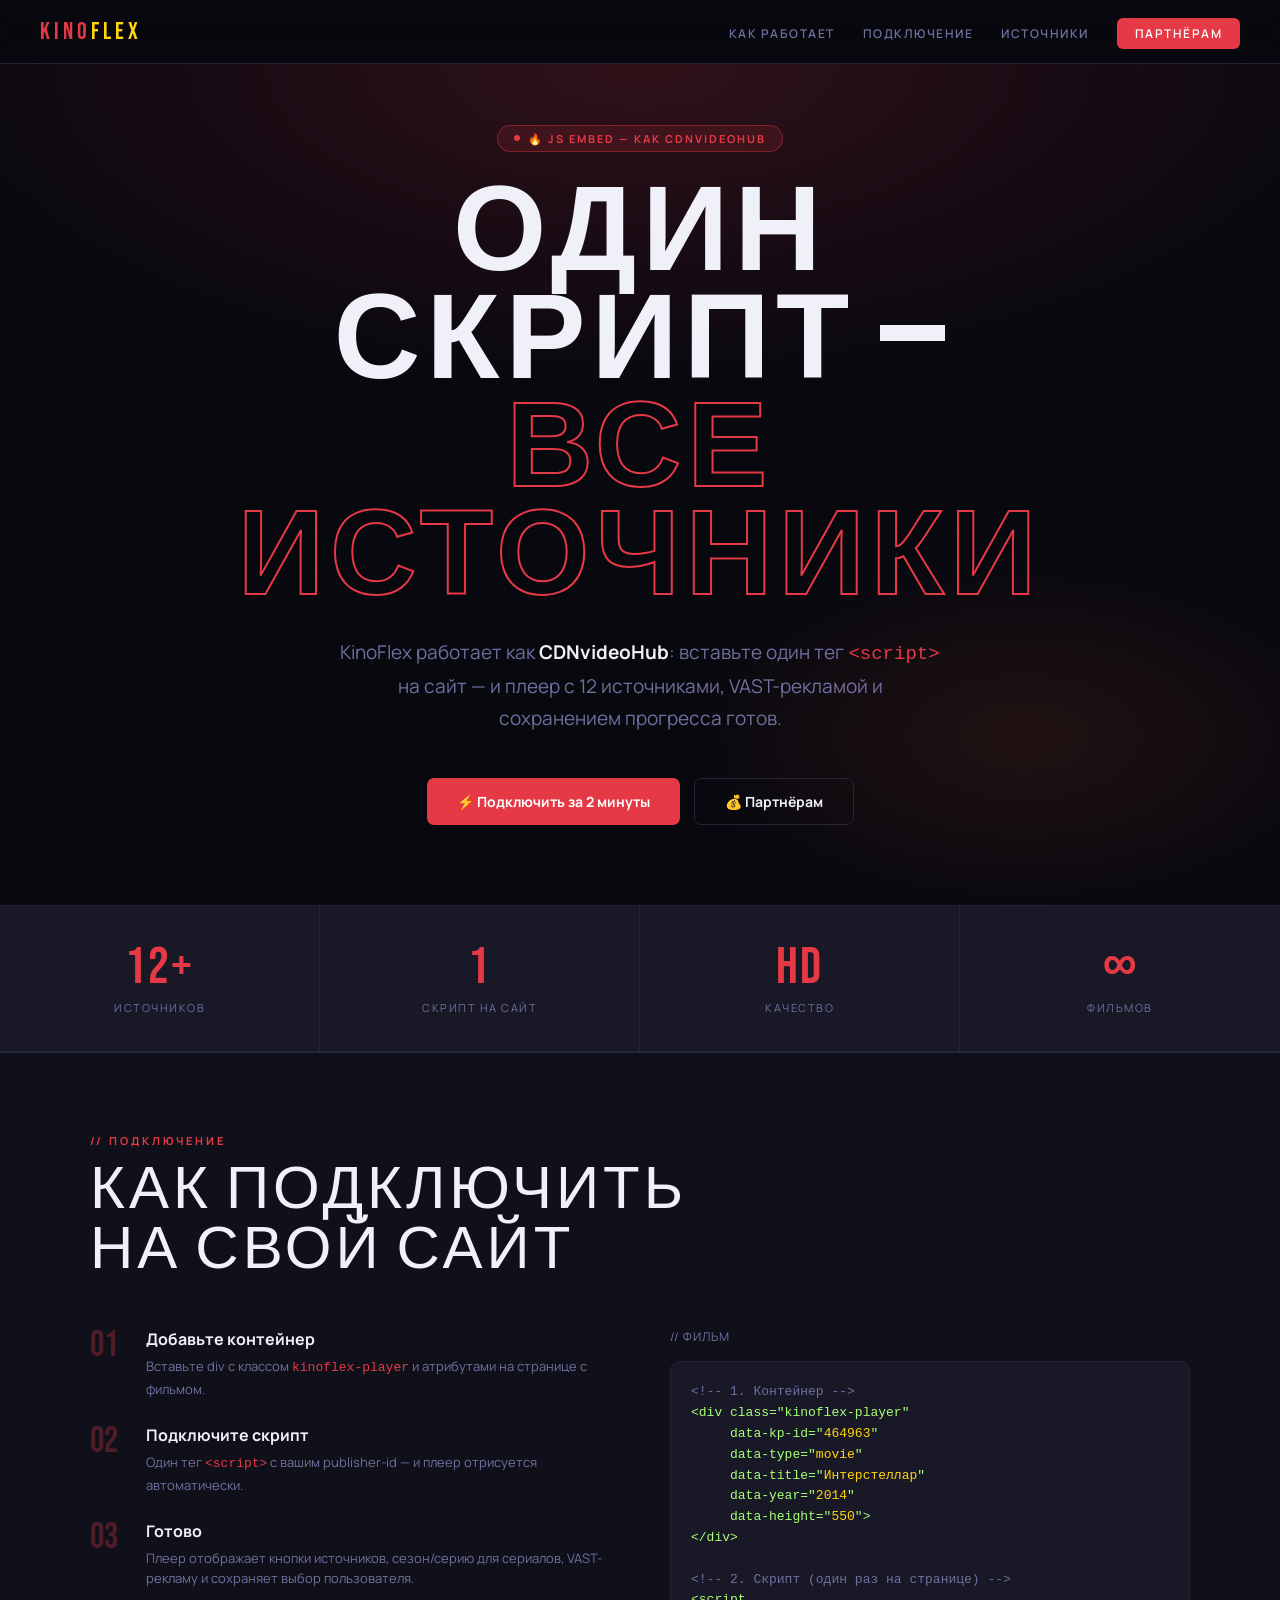
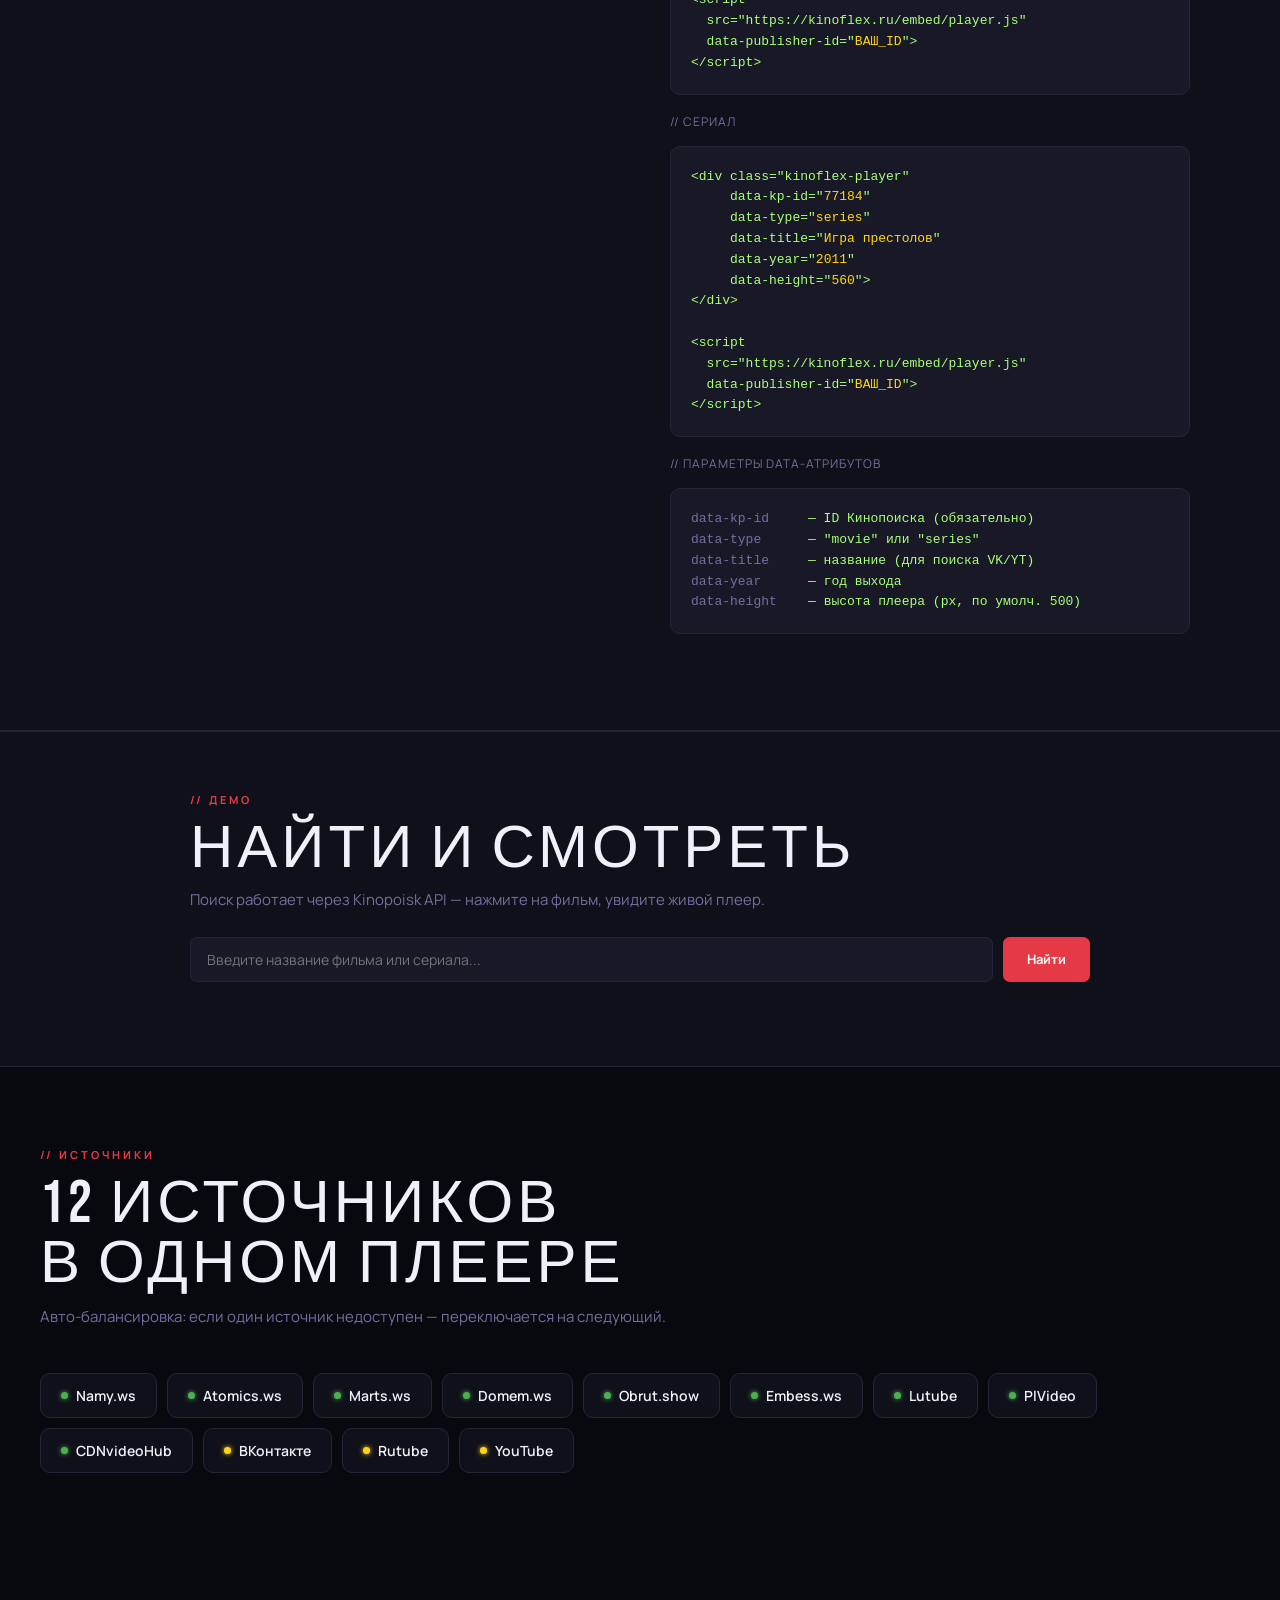
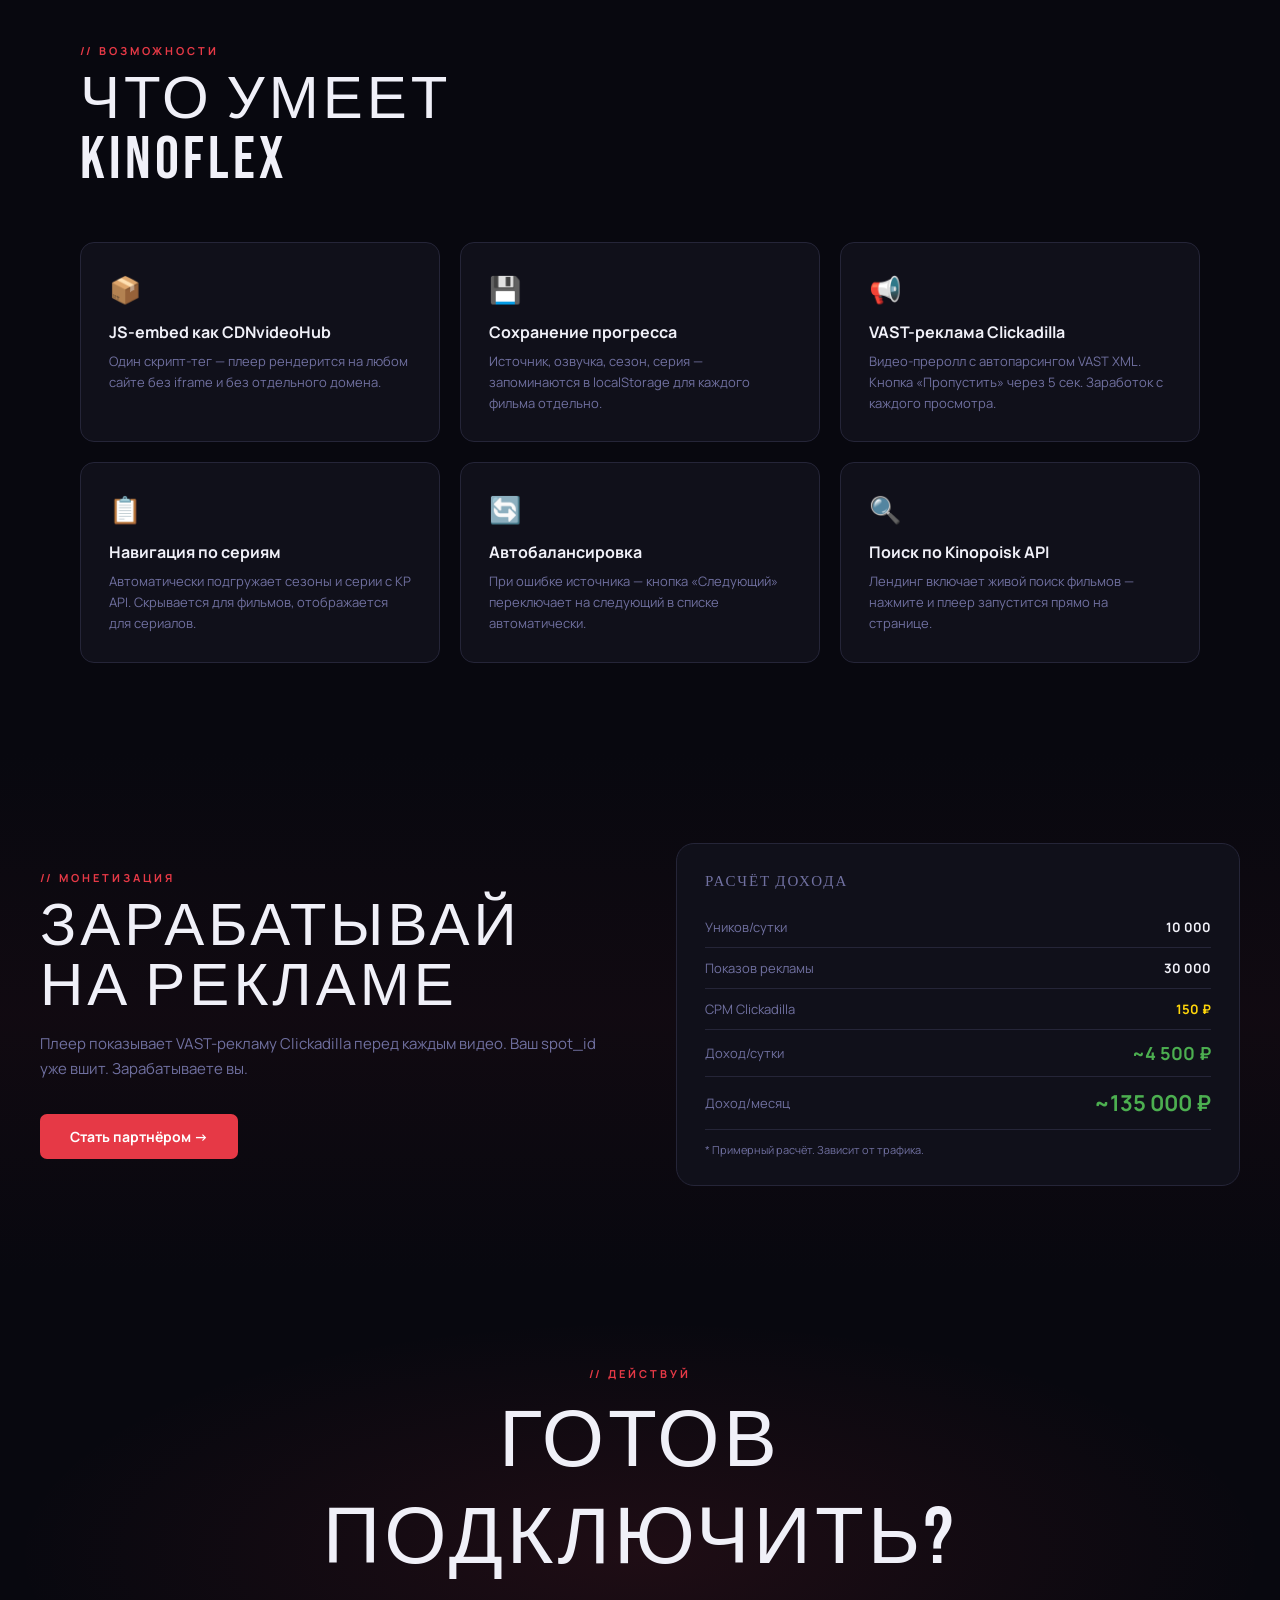
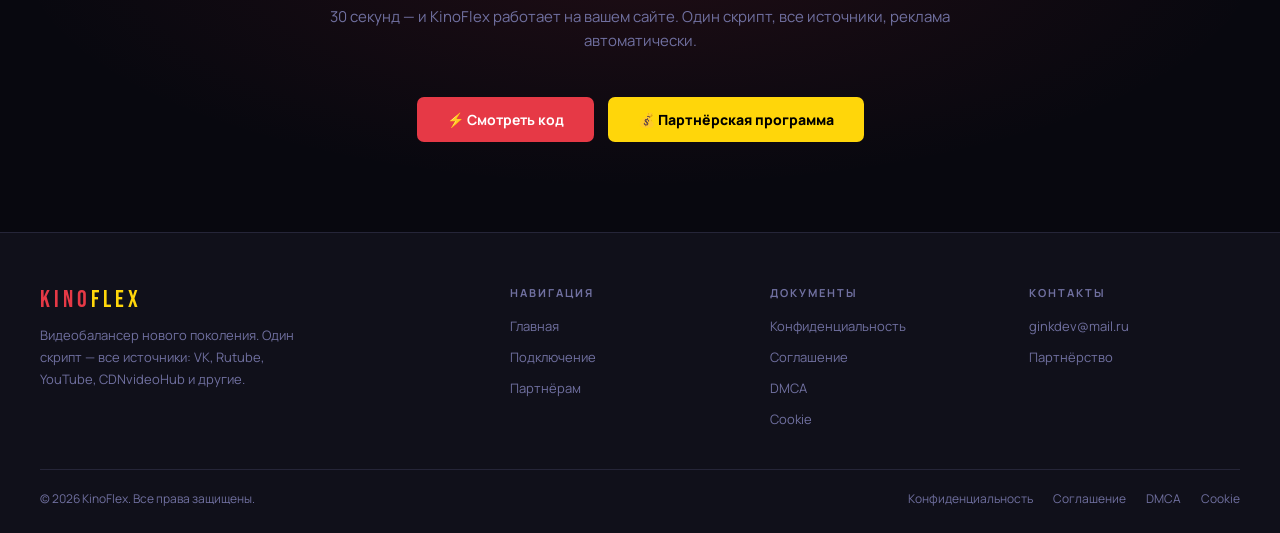
<file: public/kinoflex_v3/kf3/index.html>
<!DOCTYPE html>
<html lang="ru">
<head>
<meta charset="UTF-8">
<meta http-equiv="refresh" content="0; url=landing/index.html">
<title>KinoFlex</title>
</head>
<body><script>location.href='landing/index.html'</script></body>
</html>
</file>
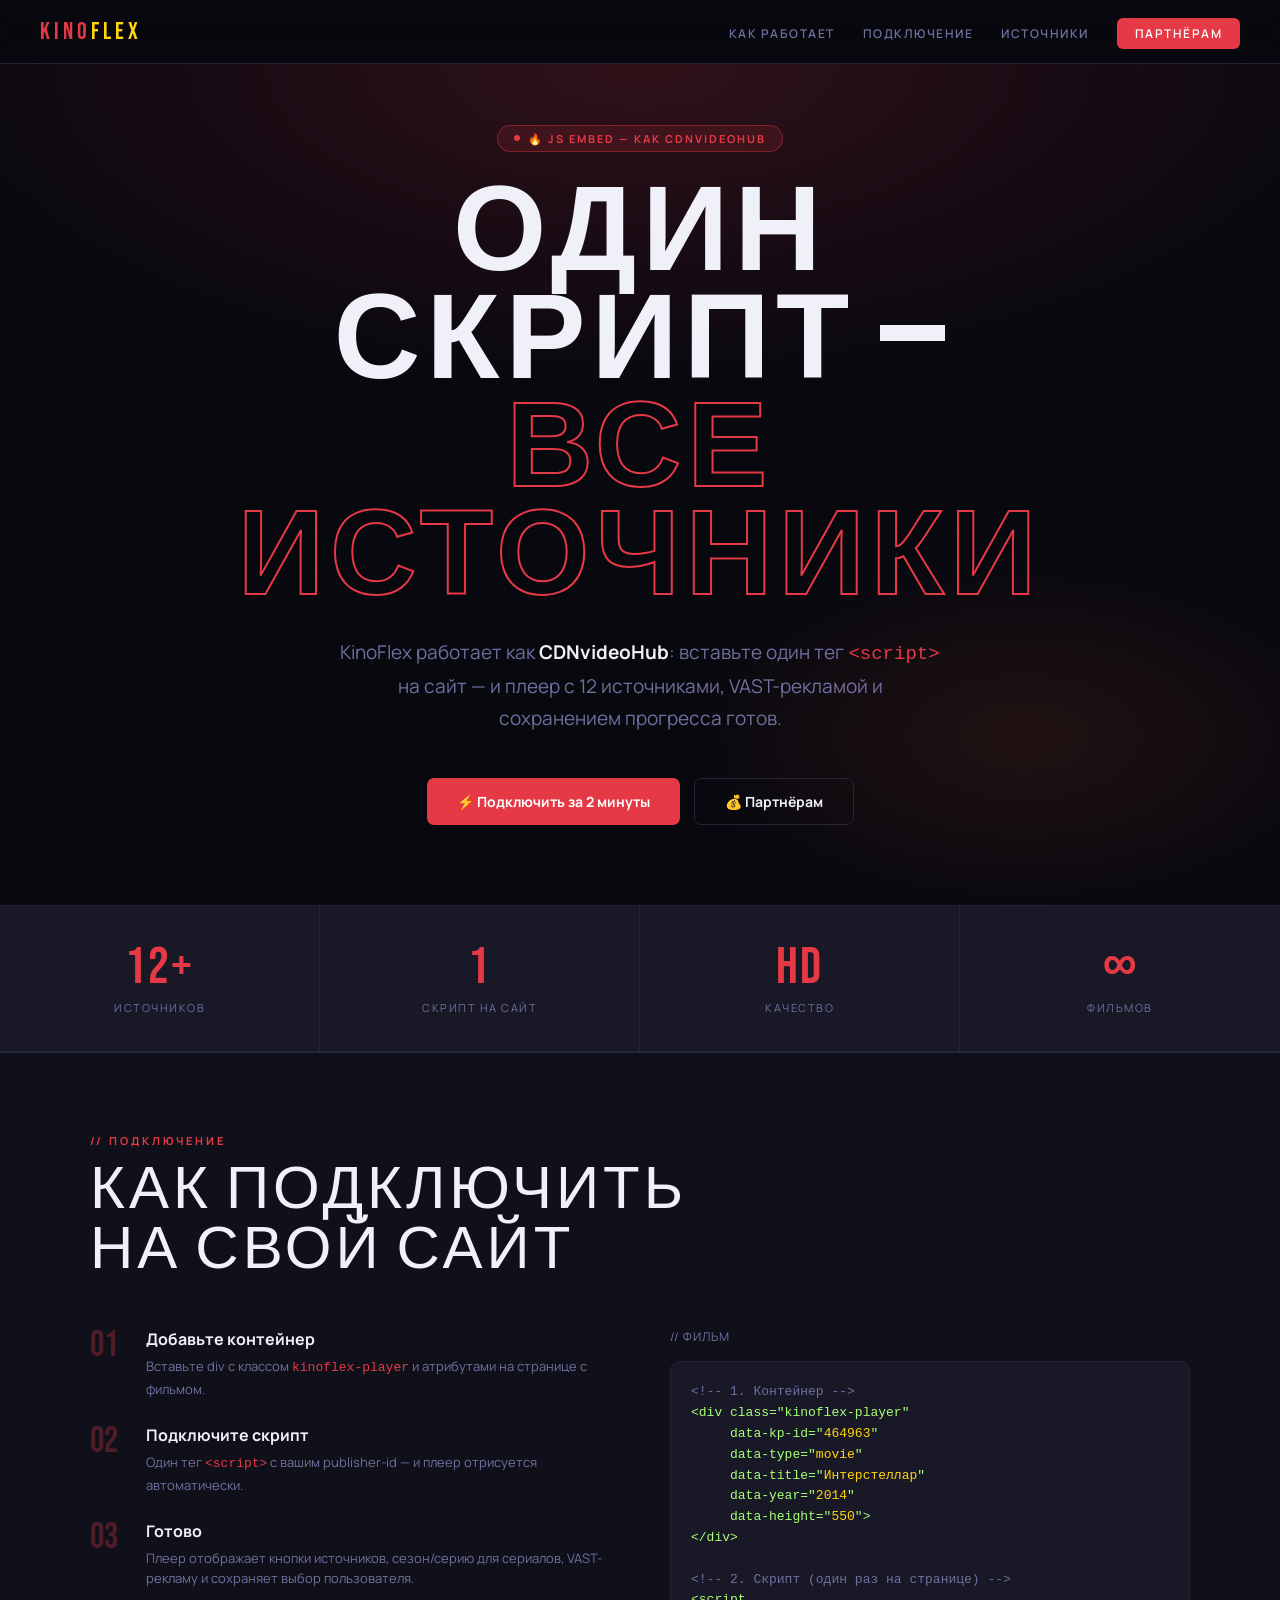
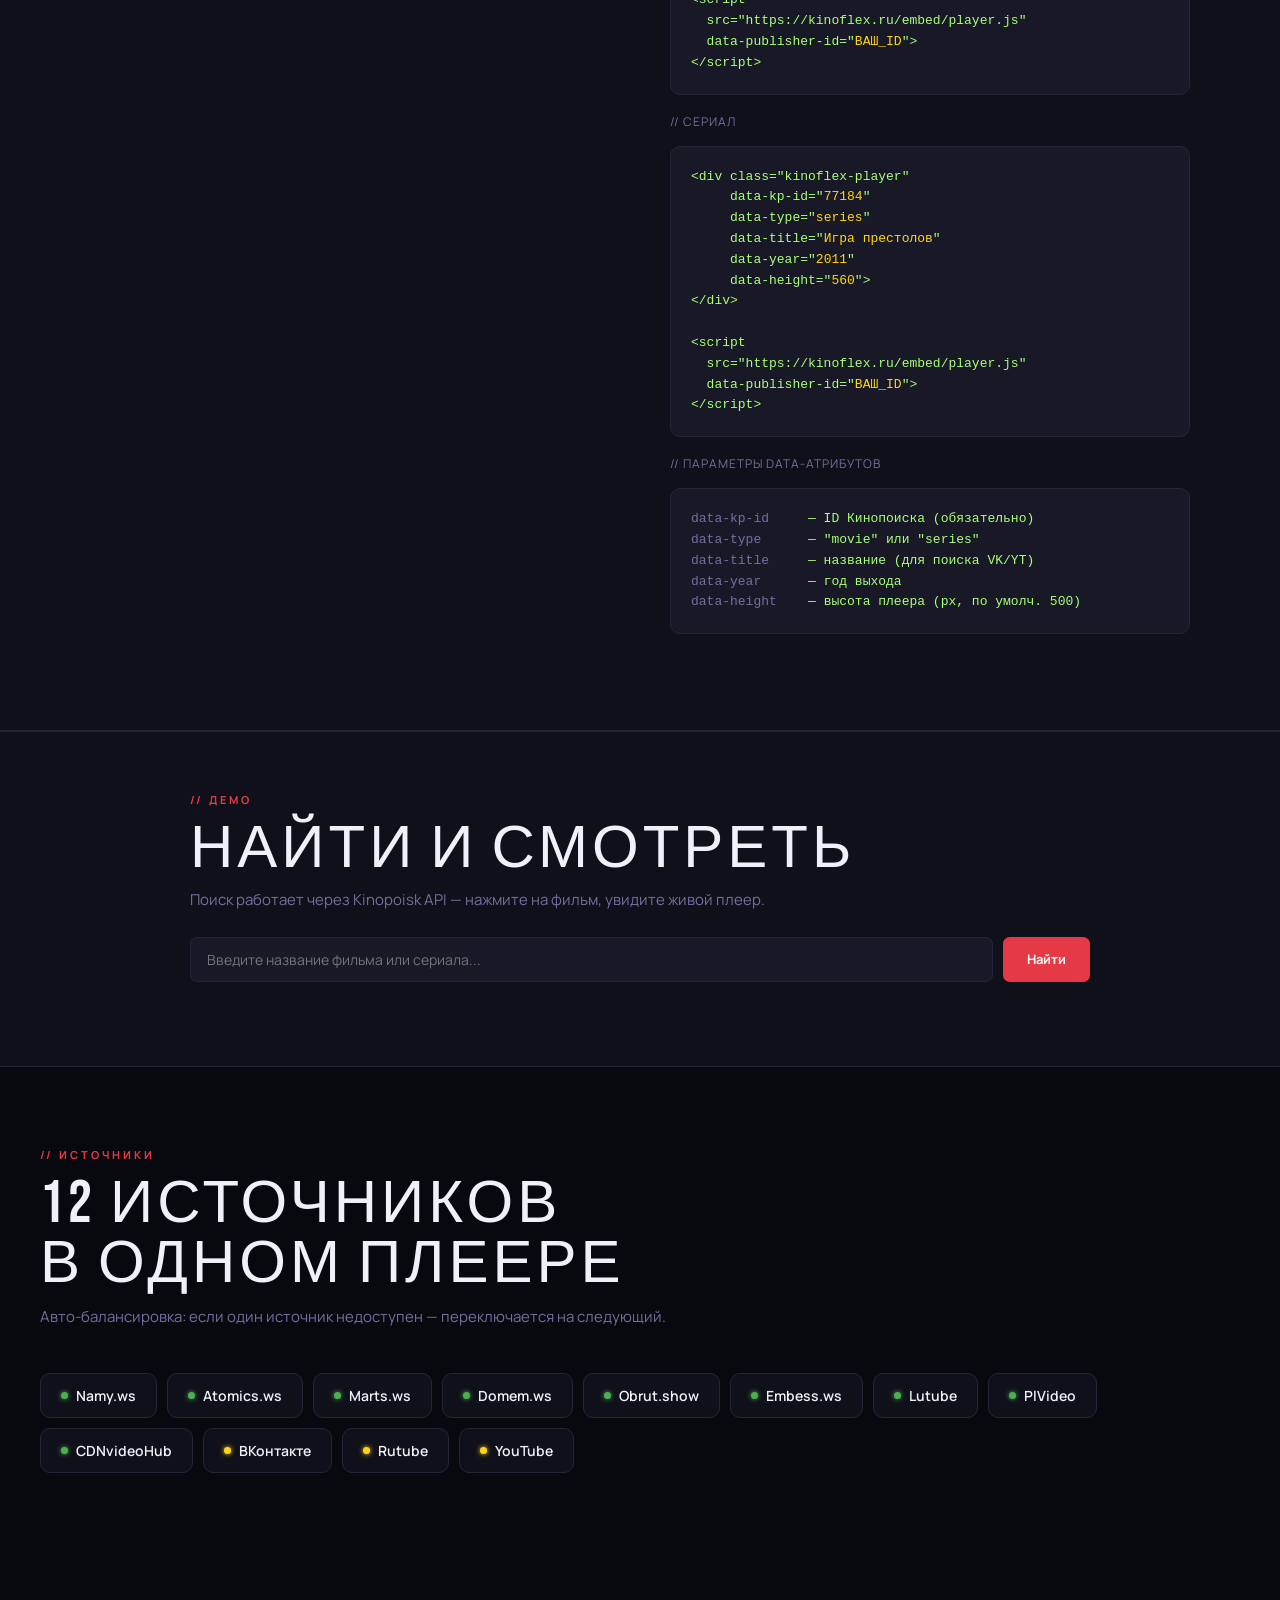
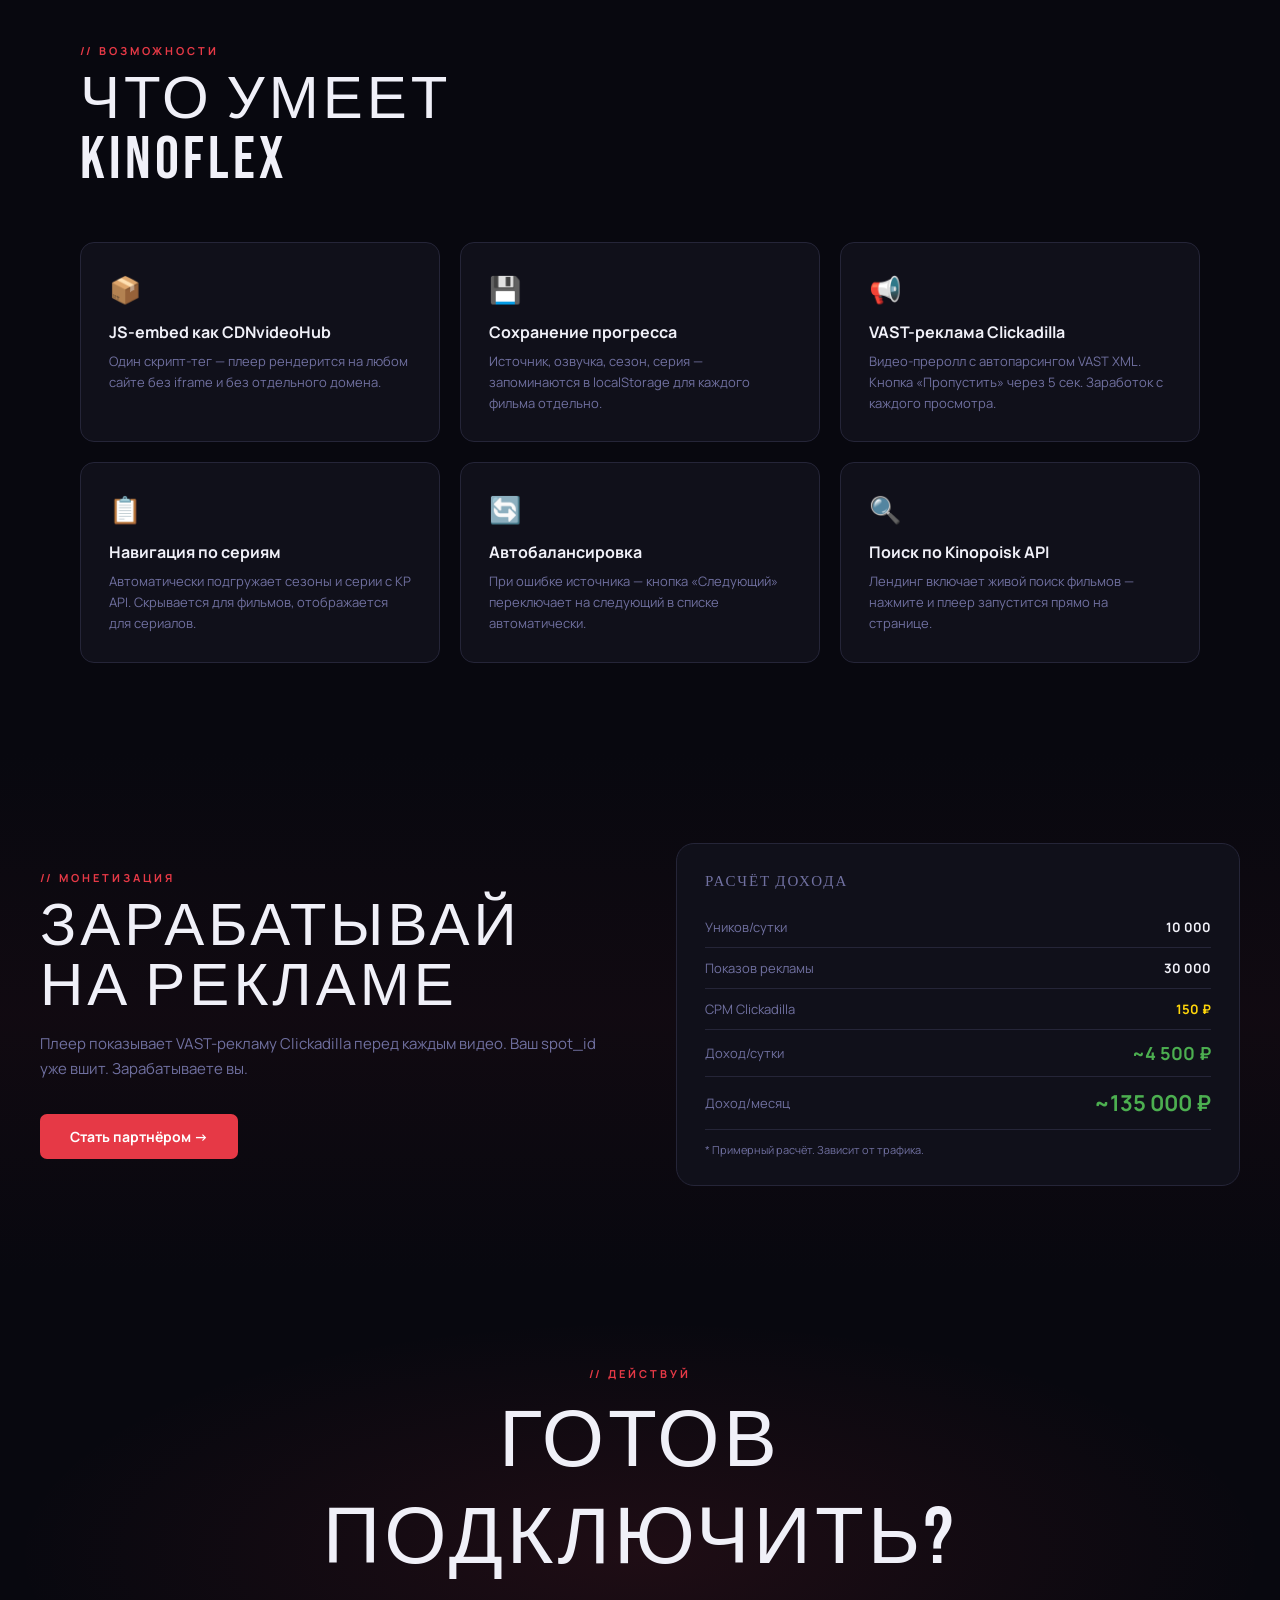
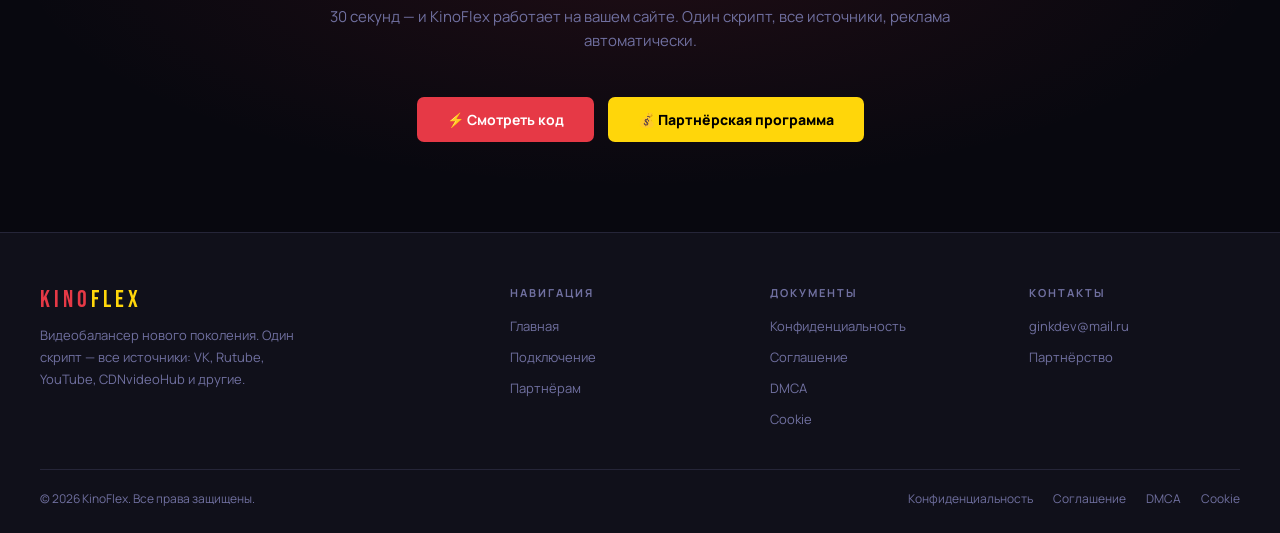
<file: public/kinoflex_v3/kf3/landing/index.html>
<!DOCTYPE html>
<html lang="ru">
<head>
<meta charset="UTF-8">
<meta name="viewport" content="width=device-width, initial-scale=1.0">
<title>KinoFlex — Видеобалансер. Один скрипт — все источники</title>
<meta name="description" content="KinoFlex — профессиональный видеобалансер. Подключение одним скриптом. VK, Rutube, YouTube, CDNvideoHub и другие.">
<link rel="stylesheet" href="../assets/css/shared.css">
<style>
body { padding-top:64px; }

/* HERO */
.hero { min-height:88vh; display:flex; align-items:center; justify-content:center; padding:60px 40px 80px; text-align:center; position:relative; overflow:hidden; }
.hero::after { content:''; position:absolute; inset:0; pointer-events:none; background: radial-gradient(ellipse 90% 60% at 50% 0%, rgba(230,57,70,.18) 0%, transparent 65%), radial-gradient(ellipse 50% 40% at 80% 80%, rgba(255,107,53,.1) 0%, transparent 55%); }
.hero-inner { position:relative; z-index:1; max-width:920px; }
.hbadge { display:inline-flex; align-items:center; gap:8px; background:rgba(230,57,70,.13); border:1px solid rgba(230,57,70,.4); color:var(--red); padding:5px 16px; border-radius:20px; font-size:11px; font-weight:700; text-transform:uppercase; letter-spacing:2px; margin-bottom:28px; }
.hbadge::before { content:''; width:6px; height:6px; background:var(--red); border-radius:50%; animation:hbl 1.5s infinite; }
@keyframes hbl { 0%,100%{opacity:1}50%{opacity:0} }
h1 { font-family:'Bebas Neue',sans-serif; font-size:clamp(56px,10vw,120px); line-height:.9; letter-spacing:6px; margin-bottom:24px; }
h1 .l1 { display:block; color:var(--txt); }
h1 .l2 { display:block; -webkit-text-fill-color:transparent; -webkit-text-stroke:2px var(--red); }
.hsub { font-size:clamp(15px,2vw,19px); color:var(--muted); max-width:600px; margin:0 auto 44px; line-height:1.7; }
.hsub strong { color:var(--txt); }
.hbtns { display:flex; gap:14px; justify-content:center; flex-wrap:wrap; }

/* STATS */
.stats { display:grid; grid-template-columns:repeat(4,1fr); background:var(--surf2); border-top:1px solid var(--brd); border-bottom:1px solid var(--brd); }
.stat { text-align:center; padding:36px 20px; border-right:1px solid var(--brd); }
.stat:last-child { border:none; }
.stat-n { font-family:'Bebas Neue',sans-serif; font-size:52px; letter-spacing:2px; color:var(--red); line-height:1; }
.stat-l { color:var(--muted); font-size:11px; text-transform:uppercase; letter-spacing:1.5px; margin-top:6px; }

/* CODE SECTION */
.connect-sec { background:var(--surf); border-top:1px solid var(--brd); border-bottom:1px solid var(--brd); padding:80px 40px; }
.connect-inner { max-width:1100px; margin:0 auto; }
.connect-grid { display:grid; grid-template-columns:1fr 1fr; gap:60px; align-items:start; margin-top:48px; }
.connect-steps { display:flex; flex-direction:column; gap:24px; }
.cstep { display:flex; gap:16px; }
.cstep-n { font-family:'Bebas Neue',sans-serif; font-size:36px; color:rgba(230,57,70,.3); line-height:1; flex-shrink:0; width:40px; }
.cstep-body {}
.cstep-ttl { font-size:16px; font-weight:700; margin-bottom:6px; }
.cstep-dsc { color:var(--muted); font-size:13px; line-height:1.6; }

/* SOURCES */
.srcs-sec { padding:80px 40px; }
.srcs-inner { max-width:1200px; margin:0 auto; }
.srcs-grid { display:flex; flex-wrap:wrap; gap:10px; margin-top:44px; }
.src-pill { display:flex; align-items:center; gap:8px; background:var(--surf); border:1px solid var(--brd); border-radius:10px; padding:12px 20px; font-size:14px; font-weight:600; transition:border-color .2s; cursor:default; }
.src-pill:hover { border-color:var(--red); }
.src-dot { width:7px; height:7px; border-radius:50%; }
.src-dot.g { background:var(--green); box-shadow:0 0 5px var(--green); }
.src-dot.y { background:var(--gold); box-shadow:0 0 5px var(--gold); }

/* FEATURES */
.feats { display:grid; grid-template-columns:repeat(auto-fit,minmax(280px,1fr)); gap:20px; margin-top:52px; }
.feat { background:var(--surf); border:1px solid var(--brd); border-radius:14px; padding:28px; transition:border-color .3s; }
.feat:hover { border-color:rgba(230,57,70,.5); }
.feat-ico { font-size:26px; margin-bottom:14px; }
.feat-ttl { font-size:16px; font-weight:700; margin-bottom:8px; }
.feat-dsc { color:var(--muted); font-size:13px; line-height:1.6; }

/* MONO */
.mono-sec { padding:90px 40px; background:linear-gradient(180deg,var(--bg),rgba(230,57,70,.04),var(--bg)); }
.mono-inner { max-width:1200px; margin:0 auto; display:grid; grid-template-columns:1fr 1fr; gap:72px; align-items:center; }
.mono-table { background:var(--surf); border:1px solid var(--brd); border-radius:18px; padding:28px; }
.mrow { display:flex; justify-content:space-between; align-items:center; padding:11px 0; border-bottom:1px solid var(--brd); font-size:13px; }
.mrow:last-child { border:none; }
.ml { color:var(--muted); }
.mv { font-weight:700; }
.mv.g { color:var(--green); }
.mv.gd { color:var(--gold); }

/* CTA */
.cta-sec { padding:90px 40px; text-align:center; position:relative; overflow:hidden; }
.cta-sec::before { content:''; position:absolute; inset:0; background:radial-gradient(ellipse 70% 60% at 50% 50%, rgba(230,57,70,.1) 0%, transparent 70%); pointer-events:none; }
.cta-inner { position:relative; z-index:1; max-width:680px; margin:0 auto; }
.cta-ttl { font-family:'Bebas Neue',sans-serif; font-size:clamp(44px,7vw,80px); letter-spacing:4px; margin-bottom:18px; }
.cta-sub { color:var(--muted); font-size:15px; margin-bottom:44px; line-height:1.6; }
.cta-btns { display:flex; gap:14px; justify-content:center; flex-wrap:wrap; }

/* SEARCH on landing */
.demo-sec { background:var(--surf); border-top:1px solid var(--brd); border-bottom:1px solid var(--brd); padding:60px 40px; }
.demo-inner { max-width:900px; margin:0 auto; }
.demo-search { display:flex; gap:10px; margin:24px 0 16px; }
.demo-search input { flex:1; background:var(--surf2); border:1px solid var(--brd); color:var(--txt); padding:12px 16px; border-radius:7px; font-size:14px; font-family:inherit; outline:none; transition:border-color .2s; }
.demo-search input:focus { border-color:var(--red); }
.demo-search button { background:var(--red); color:#fff; border:none; padding:12px 24px; border-radius:7px; font-size:13px; font-weight:700; cursor:pointer; font-family:inherit; transition:background .2s; }
.demo-search button:hover { background:var(--red2); }
#demoResults { margin-top:12px; }
.film-card { display:flex; gap:12px; padding:10px; border-radius:7px; background:var(--surf2); border:1px solid var(--brd); cursor:pointer; transition:border-color .2s; margin-bottom:7px; }
.film-card:hover { border-color:var(--red); }
.film-card img { width:48px; height:70px; object-fit:cover; border-radius:4px; flex-shrink:0; }
.fc-ttl { font-weight:700; font-size:13px; margin-bottom:3px; }
.fc-meta { color:var(--muted); font-size:11px; }
.fc-badge { display:inline-block; font-size:9px; font-weight:700; text-transform:uppercase; padding:2px 6px; border-radius:2px; margin-top:3px; }
.fc-badge.m { background:rgba(230,57,70,.2); color:var(--red); }
.fc-badge.s { background:rgba(255,214,10,.15); color:var(--gold); }
#demoPlayer { margin-top:24px; }

@media(max-width:900px){
  .hero{padding:40px 20px 60px}
  .stats{grid-template-columns:repeat(2,1fr)}
  .stat{border-bottom:1px solid var(--brd)}
  .connect-grid{grid-template-columns:1fr;gap:40px}
  .mono-inner{grid-template-columns:1fr;gap:40px}
  .connect-sec,.srcs-sec,.mono-sec,.cta-sec,.demo-sec{padding:60px 20px}
}
</style>
</head>
<body>

<nav class="kf-nav" id="kf-nav"></nav>

<!-- HERO -->
<section class="hero">
  <div class="hero-inner">
    <div class="hbadge">🔥 JS Embed — как CDNvideoHub</div>
    <h1>
      <span class="l1">ОДИН СКРИПТ —</span>
      <span class="l2">ВСЕ ИСТОЧНИКИ</span>
    </h1>
    <p class="hsub">
      KinoFlex работает как <strong>CDNvideoHub</strong>: вставьте один тег <code style="color:var(--red)">&lt;script&gt;</code> на сайт — и плеер с 12 источниками, VAST-рекламой и сохранением прогресса готов.
    </p>
    <div class="hbtns">
      <a href="#connect" class="btn-r">⚡ Подключить за 2 минуты</a>
      <a href="../partner/index.html" class="btn-o">💰 Партнёрам</a>
    </div>
  </div>
</section>

<!-- STATS -->
<div class="stats">
  <div class="stat"><div class="stat-n">12+</div><div class="stat-l">Источников</div></div>
  <div class="stat"><div class="stat-n">1</div><div class="stat-l">Скрипт на сайт</div></div>
  <div class="stat"><div class="stat-n">HD</div><div class="stat-l">Качество</div></div>
  <div class="stat"><div class="stat-n">∞</div><div class="stat-l">Фильмов</div></div>
</div>

<!-- CONNECT / CODE -->
<div class="connect-sec" id="connect">
  <div class="connect-inner">
    <div class="s-tag">// подключение</div>
    <div class="s-title">КАК ПОДКЛЮЧИТЬ<br>НА СВОЙ САЙТ</div>

    <div class="connect-grid">
      <div class="connect-steps">
        <div class="cstep">
          <div class="cstep-n">01</div>
          <div class="cstep-body">
            <div class="cstep-ttl">Добавьте контейнер</div>
            <div class="cstep-dsc">Вставьте div с классом <code style="color:var(--red)">kinoflex-player</code> и атрибутами на странице с фильмом.</div>
          </div>
        </div>
        <div class="cstep">
          <div class="cstep-n">02</div>
          <div class="cstep-body">
            <div class="cstep-ttl">Подключите скрипт</div>
            <div class="cstep-dsc">Один тег <code style="color:var(--red)">&lt;script&gt;</code> с вашим publisher-id — и плеер отрисуется автоматически.</div>
          </div>
        </div>
        <div class="cstep">
          <div class="cstep-n">03</div>
          <div class="cstep-body">
            <div class="cstep-ttl">Готово</div>
            <div class="cstep-dsc">Плеер отображает кнопки источников, сезон/серию для сериалов, VAST-рекламу и сохраняет выбор пользователя.</div>
          </div>
        </div>
      </div>

      <div>
        <div style="font-size:12px;color:var(--muted);margin-bottom:10px;text-transform:uppercase;letter-spacing:1px">// Фильм</div>
        <div class="code-block"><span class="c">&lt;!-- 1. Контейнер --&gt;</span>
&lt;div class="kinoflex-player"
     data-kp-id="<span style="color:var(--gold)">464963</span>"
     data-type="<span style="color:var(--gold)">movie</span>"
     data-title="<span style="color:var(--gold)">Интерстеллар</span>"
     data-year="<span style="color:var(--gold)">2014</span>"
     data-height="<span style="color:var(--gold)">550</span>"&gt;
&lt;/div&gt;

<span class="c">&lt;!-- 2. Скрипт (один раз на странице) --&gt;</span>
&lt;script
  src="https://kinoflex.ru/embed/player.js"
  data-publisher-id="<span style="color:var(--gold)">ВАШ_ID</span>"&gt;
&lt;/script&gt;</div>

        <div style="font-size:12px;color:var(--muted);margin:18px 0 10px;text-transform:uppercase;letter-spacing:1px">// Сериал</div>
        <div class="code-block">&lt;div class="kinoflex-player"
     data-kp-id="<span style="color:var(--gold)">77184</span>"
     data-type="<span style="color:var(--gold)">series</span>"
     data-title="<span style="color:var(--gold)">Игра престолов</span>"
     data-year="<span style="color:var(--gold)">2011</span>"
     data-height="<span style="color:var(--gold)">560</span>"&gt;
&lt;/div&gt;

&lt;script
  src="https://kinoflex.ru/embed/player.js"
  data-publisher-id="<span style="color:var(--gold)">ВАШ_ID</span>"&gt;
&lt;/script&gt;</div>

        <div style="font-size:12px;color:var(--muted);margin:18px 0 10px;text-transform:uppercase;letter-spacing:1px">// Параметры data-атрибутов</div>
        <div class="code-block"><span class="c">data-kp-id</span>     — ID Кинопоиска (обязательно)
<span class="c">data-type</span>      — "movie" или "series"
<span class="c">data-title</span>     — название (для поиска VK/YT)
<span class="c">data-year</span>      — год выхода
<span class="c">data-height</span>    — высота плеера (px, по умолч. 500)</div>
      </div>
    </div>
  </div>
</div>

<!-- DEMO -->
<div class="demo-sec" id="demo">
  <div class="demo-inner">
    <div class="s-tag">// демо</div>
    <div class="s-title" style="margin-bottom:8px">НАЙТИ И СМОТРЕТЬ</div>
    <p class="s-sub">Поиск работает через Kinopoisk API — нажмите на фильм, увидите живой плеер.</p>
    <div class="demo-search">
      <input type="text" id="demoInput" placeholder="Введите название фильма или сериала...">
      <button onclick="doSearch()">Найти</button>
    </div>
    <div id="demoResults"></div>
    <div id="demoPlayer"></div>
  </div>
</div>

<!-- SOURCES -->
<div class="srcs-sec" id="sources">
  <div class="srcs-inner">
    <div class="s-tag">// источники</div>
    <div class="s-title" style="margin-bottom:10px">12 ИСТОЧНИКОВ<br>В ОДНОМ ПЛЕЕРЕ</div>
    <p class="s-sub" style="margin-top:10px">Авто-балансировка: если один источник недоступен — переключается на следующий.</p>
    <div class="srcs-grid">
      <div class="src-pill"><span class="src-dot g"></span>Namy.ws</div>
      <div class="src-pill"><span class="src-dot g"></span>Atomics.ws</div>
      <div class="src-pill"><span class="src-dot g"></span>Marts.ws</div>
      <div class="src-pill"><span class="src-dot g"></span>Domem.ws</div>
      <div class="src-pill"><span class="src-dot g"></span>Obrut.show</div>
      <div class="src-pill"><span class="src-dot g"></span>Embess.ws</div>
      <div class="src-pill"><span class="src-dot g"></span>Lutube</div>
      <div class="src-pill"><span class="src-dot g"></span>PlVideo</div>
      <div class="src-pill"><span class="src-dot g"></span>CDNvideoHub</div>
      <div class="src-pill"><span class="src-dot y"></span>ВКонтакте</div>
      <div class="src-pill"><span class="src-dot y"></span>Rutube</div>
      <div class="src-pill"><span class="src-dot y"></span>YouTube</div>
    </div>
  </div>
</div>

<!-- FEATURES -->
<section class="section">
  <div class="s-tag">// возможности</div>
  <div class="s-title" style="margin-bottom:12px">ЧТО УМЕЕТ<br>KINOFLEX</div>
  <div class="feats">
    <div class="feat"><div class="feat-ico">📦</div><div class="feat-ttl">JS-embed как CDNvideoHub</div><div class="feat-dsc">Один скрипт-тег — плеер рендерится на любом сайте без iframe и без отдельного домена.</div></div>
    <div class="feat"><div class="feat-ico">💾</div><div class="feat-ttl">Сохранение прогресса</div><div class="feat-dsc">Источник, озвучка, сезон, серия — запоминаются в localStorage для каждого фильма отдельно.</div></div>
    <div class="feat"><div class="feat-ico">📢</div><div class="feat-ttl">VAST-реклама Clickadilla</div><div class="feat-dsc">Видео-преролл с автопарсингом VAST XML. Кнопка «Пропустить» через 5 сек. Заработок с каждого просмотра.</div></div>
    <div class="feat"><div class="feat-ico">📋</div><div class="feat-ttl">Навигация по сериям</div><div class="feat-dsc">Автоматически подгружает сезоны и серии с KP API. Скрывается для фильмов, отображается для сериалов.</div></div>
    <div class="feat"><div class="feat-ico">🔄</div><div class="feat-ttl">Автобалансировка</div><div class="feat-dsc">При ошибке источника — кнопка «Следующий» переключает на следующий в списке автоматически.</div></div>
    <div class="feat"><div class="feat-ico">🔍</div><div class="feat-ttl">Поиск по Kinopoisk API</div><div class="feat-dsc">Лендинг включает живой поиск фильмов — нажмите и плеер запустится прямо на странице.</div></div>
  </div>
</section>

<!-- MONO -->
<div class="mono-sec" id="monetize">
  <div class="mono-inner">
    <div>
      <div class="s-tag">// монетизация</div>
      <div class="s-title" style="margin-bottom:14px">ЗАРАБАТЫВАЙ<br>НА РЕКЛАМЕ</div>
      <p class="s-sub" style="margin-bottom:32px">Плеер показывает VAST-рекламу Clickadilla перед каждым видео. Ваш spot_id уже вшит. Зарабатываете вы.</p>
      <a href="../partner/index.html" class="btn-r">Стать партнёром →</a>
    </div>
    <div class="mono-table">
      <div style="font-family:'Bebas Neue';font-size:15px;letter-spacing:2px;color:var(--muted);margin-bottom:16px">РАСЧЁТ ДОХОДА</div>
      <div class="mrow"><span class="ml">Уников/сутки</span><span class="mv">10 000</span></div>
      <div class="mrow"><span class="ml">Показов рекламы</span><span class="mv">30 000</span></div>
      <div class="mrow"><span class="ml">CPM Clickadilla</span><span class="mv gd">150 ₽</span></div>
      <div class="mrow"><span class="ml">Доход/сутки</span><span class="mv g" style="font-size:18px">~4 500 ₽</span></div>
      <div class="mrow"><span class="ml">Доход/месяц</span><span class="mv g" style="font-size:22px">~135 000 ₽</span></div>
      <div style="color:var(--muted);font-size:11px;margin-top:12px">* Примерный расчёт. Зависит от трафика.</div>
    </div>
  </div>
</div>

<!-- CTA -->
<div class="cta-sec">
  <div class="cta-inner">
    <div class="s-tag">// действуй</div>
    <div class="cta-ttl">ГОТОВ ПОДКЛЮЧИТЬ?</div>
    <p class="cta-sub">30 секунд — и KinoFlex работает на вашем сайте. Один скрипт, все источники, реклама автоматически.</p>
    <div class="cta-btns">
      <a href="#connect" class="btn-r">⚡ Смотреть код</a>
      <a href="../partner/index.html" class="btn-g">💰 Партнёрская программа</a>
    </div>
  </div>
</div>

<footer class="kf-foot" id="kf-foot"></footer>

<script src="../assets/js/ui.js"></script>
<script>
// Demo search + live player
document.getElementById('demoInput').addEventListener('keydown', function(e) { if(e.key==='Enter') doSearch(); });

var KP_API = '960dc4e3-9eae-4072-8f0c-98a5ed6c0d2a';

async function doSearch() {
  var q = document.getElementById('demoInput').value.trim();
  if (!q) return;
  var res = document.getElementById('demoResults');
  res.innerHTML = '<div style="color:var(--muted);font-size:13px;padding:12px">🔍 Поиск...</div>';
  document.getElementById('demoPlayer').innerHTML = '';

  try {
    var r = await fetch('https://kinopoiskapiunofficial.tech/api/v2.1/films/search-by-keyword?keyword='+encodeURIComponent(q)+'&page=1',
      { headers: { 'X-API-KEY': KP_API, 'Content-Type': 'application/json' } });
    var d = await r.json();
    var films = d.films || [];
    if (!films.length) { res.innerHTML = '<div style="color:var(--muted);font-size:13px;padding:12px">Ничего не найдено</div>'; return; }

    res.innerHTML = films.slice(0, 6).map(function(f) {
      var id = f.filmId, title = f.nameRu || f.nameEn || '—', year = f.year||'', rating = f.rating ? '⭐ '+f.rating : '';
      var isSeries = (f.type === 'TV_SERIES' || f.type === 'MINI_SERIES');
      var poster = f.posterUrlPreview || '';
      return '<div class="film-card" onclick="launchDemo('+id+',\''+title.replace(/'/g,"\\'")+'\',\''+year+'\',\''+( isSeries?'series':'movie')+'\')">' +
        '<img src="'+poster+'" onerror="this.style.display=\'none\'">' +
        '<div><div class="fc-ttl">'+title+'</div><div class="fc-meta">'+year+' '+rating+'</div>' +
        '<span class="fc-badge '+(isSeries?'s':'m')+'">'+(isSeries?'Сериал':'Фильм')+'</span></div></div>';
    }).join('');
  } catch(e) {
    res.innerHTML = '<div style="color:var(--muted);font-size:13px;padding:12px">Ошибка поиска</div>';
  }
}

function launchDemo(kpId, title, year, type) {
  document.getElementById('demoResults').innerHTML = '';
  var el = document.getElementById('demoPlayer');
  el.innerHTML = '';
  var div = document.createElement('div');
  div.className = 'kinoflex-player';
  div.setAttribute('data-kp-id', kpId);
  div.setAttribute('data-type', type);
  div.setAttribute('data-title', title);
  div.setAttribute('data-year', year);
  div.setAttribute('data-height', '520');
  el.appendChild(div);

  // Load embed script if not yet loaded
  if (!window.KinoFlex) {
    var sc = document.createElement('script');
    sc.src = '../embed/player.js';
    sc.setAttribute('data-publisher-id', 'demo');
    document.head.appendChild(sc);
    sc.onload = function() { if (window.KinoFlex) window.KinoFlex.init(); };
  } else {
    window.KinoFlex.build(div);
  }
  el.scrollIntoView({ behavior: 'smooth', block: 'start' });
}
</script>
</body>
</html>
</file>
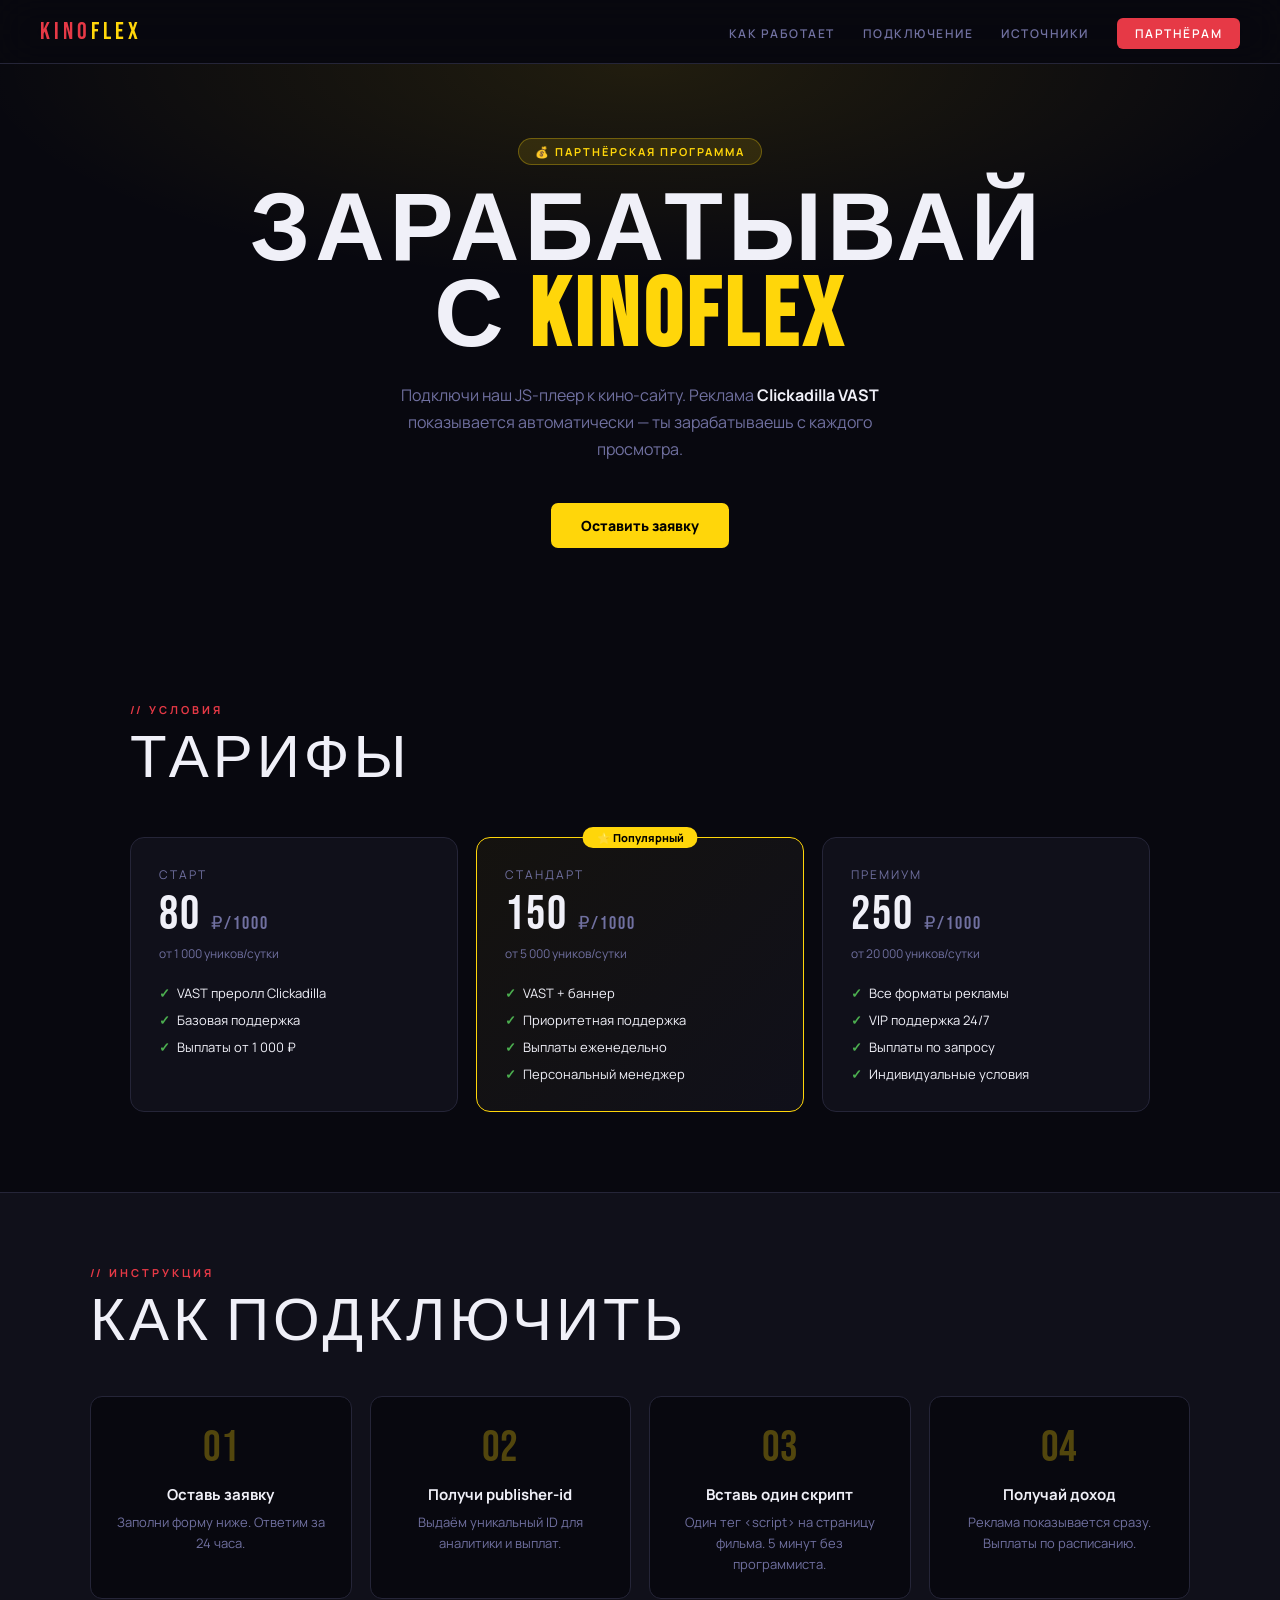
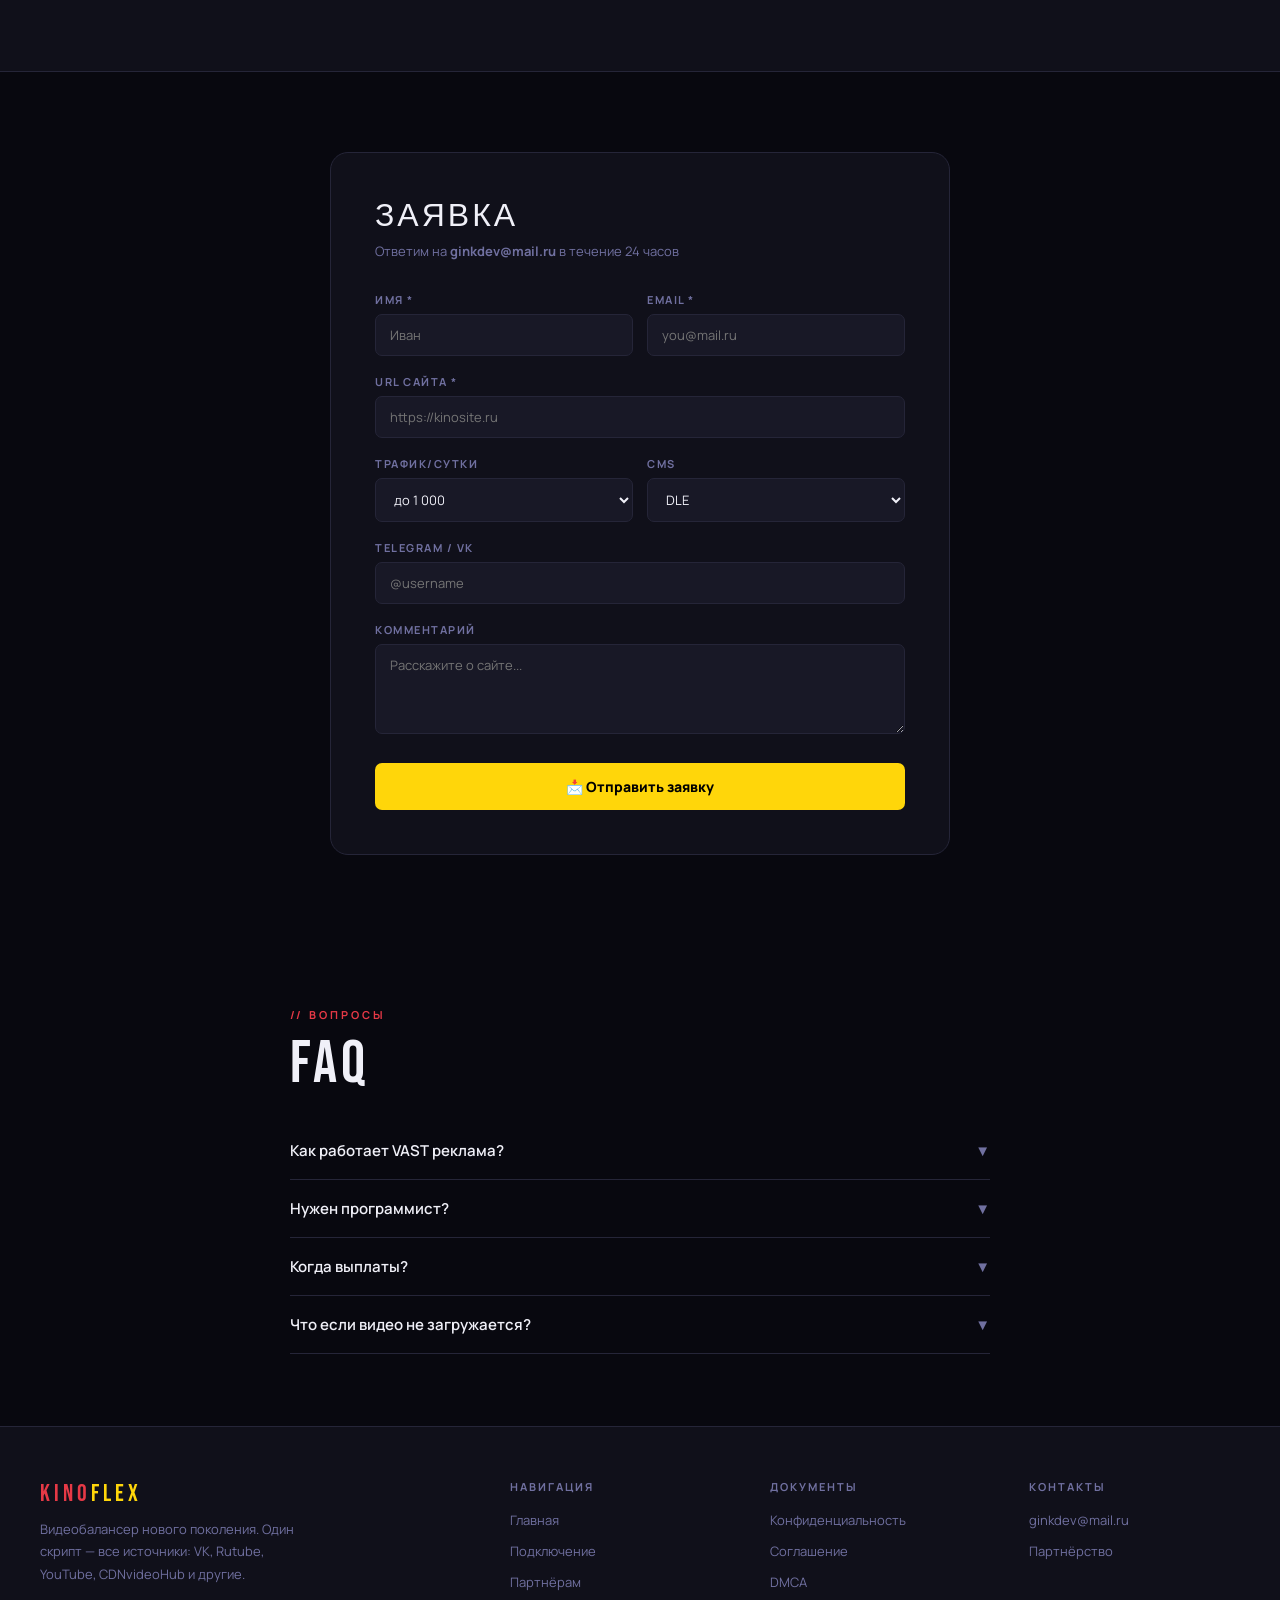
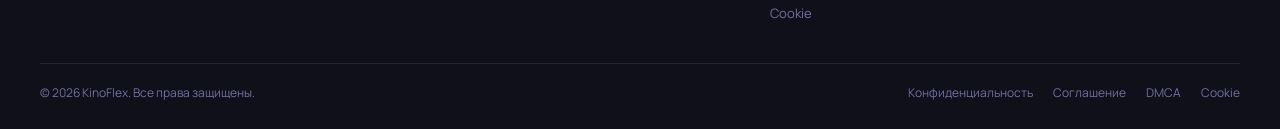
<file: public/kinoflex_v3/kf3/partner/index.html>
<!DOCTYPE html>
<html lang="ru">
<head>
<meta charset="UTF-8">
<meta name="viewport" content="width=device-width, initial-scale=1.0">
<title>KinoFlex — Партнёрская программа</title>
<link rel="stylesheet" href="../assets/css/shared.css">
<style>
body{padding-top:64px}
.hero{min-height:62vh;display:flex;align-items:center;justify-content:center;padding:60px 40px;text-align:center;position:relative;overflow:hidden;}
.hero::after{content:'';position:absolute;inset:0;pointer-events:none;background:radial-gradient(ellipse 80% 60% at 50% 0%,rgba(255,214,10,.1) 0%,transparent 65%);}
.hi{position:relative;z-index:1;max-width:780px;}
.gb{display:inline-flex;align-items:center;gap:8px;background:rgba(255,214,10,.12);border:1px solid rgba(255,214,10,.3);color:var(--gold);padding:5px 16px;border-radius:20px;font-size:11px;font-weight:700;text-transform:uppercase;letter-spacing:2px;margin-bottom:24px;}
h1{font-family:'Bebas Neue',sans-serif;font-size:clamp(48px,8vw,96px);line-height:.9;letter-spacing:5px;margin-bottom:20px;}
h1 em{color:var(--gold);font-style:normal;}
.hsub{color:var(--muted);font-size:16px;max-width:520px;margin:0 auto 40px;line-height:1.7;}
.hsub strong{color:var(--txt);}

.tiers-sec{padding:80px 40px;max-width:1100px;margin:0 auto;}
.tiers{display:grid;grid-template-columns:repeat(auto-fit,minmax(270px,1fr));gap:18px;margin-top:48px;}
.tier{background:var(--surf);border:1px solid var(--brd);border-radius:14px;padding:28px;position:relative;transition:all .3s;}
.tier:hover{transform:translateY(-4px);border-color:var(--gold);}
.tier.pop{border-color:var(--gold);background:linear-gradient(135deg,rgba(255,214,10,.05),var(--surf));}
.tier.pop::before{content:'⭐ Популярный';position:absolute;top:-11px;left:50%;transform:translateX(-50%);background:var(--gold);color:#000;padding:3px 14px;border-radius:20px;font-size:11px;font-weight:800;white-space:nowrap;}
.tn{font-size:12px;color:var(--muted);text-transform:uppercase;letter-spacing:2px;margin-bottom:8px;}
.tc{font-family:'Bebas Neue',sans-serif;font-size:48px;letter-spacing:2px;line-height:1;}
.tc .u{font-size:18px;color:var(--muted);}
.tt{color:var(--muted);font-size:12px;margin:6px 0 22px;}
.tf{list-style:none;display:flex;flex-direction:column;gap:9px;}
.tf li{font-size:13px;display:flex;align-items:flex-start;gap:7px;}
.tf li::before{content:'✓';color:var(--green);font-weight:700;flex-shrink:0;}

.steps-sec{background:var(--surf);border-top:1px solid var(--brd);border-bottom:1px solid var(--brd);padding:72px 40px;}
.steps-inner{max-width:1100px;margin:0 auto;}
.sg{display:grid;grid-template-columns:repeat(auto-fit,minmax(210px,1fr));gap:18px;margin-top:44px;}
.jst{background:var(--bg);border:1px solid var(--brd);border-radius:12px;padding:24px;text-align:center;transition:border-color .2s;}
.jst:hover{border-color:rgba(255,214,10,.4);}
.jst-n{font-family:'Bebas Neue',sans-serif;font-size:44px;color:rgba(255,214,10,.3);margin-bottom:10px;}
.jst-t{font-size:15px;font-weight:700;margin-bottom:7px;}
.jst-d{color:var(--muted);font-size:13px;line-height:1.6;}

.form-sec{padding:80px 40px;max-width:700px;margin:0 auto;}
.fc{background:var(--surf);border:1px solid var(--brd);border-radius:18px;padding:44px;}
.ft{font-family:'Bebas Neue',sans-serif;font-size:32px;letter-spacing:3px;margin-bottom:6px;}
.fs{color:var(--muted);font-size:13px;margin-bottom:32px;}
.fg{margin-bottom:18px;}
.fg label{display:block;font-size:11px;font-weight:700;text-transform:uppercase;letter-spacing:1.5px;color:var(--muted);margin-bottom:7px;}
.fg input,.fg select,.fg textarea{width:100%;background:var(--surf2);border:1px solid var(--brd);color:var(--txt);padding:11px 14px;border-radius:7px;font-size:13px;font-family:inherit;outline:none;transition:border-color .2s;}
.fg input:focus,.fg select:focus,.fg textarea:focus{border-color:var(--gold);}
.fg textarea{height:90px;resize:vertical;}
.fgr{display:grid;grid-template-columns:1fr 1fr;gap:14px;}
.fsub{width:100%;background:var(--gold);color:#000;border:none;padding:14px;border-radius:7px;font-size:14px;font-weight:800;cursor:pointer;font-family:inherit;transition:background .2s;margin-top:6px;}
.fsub:hover{background:#e6c000;}
.succ{display:none;text-align:center;padding:40px 20px;}
.succ.show{display:block;}
.si{font-size:52px;margin-bottom:14px;}
.st{font-family:'Bebas Neue',sans-serif;font-size:30px;letter-spacing:3px;margin-bottom:8px;}
.ss{color:var(--muted);font-size:13px;}

.faq-sec{padding:72px 40px;max-width:780px;margin:0 auto;}
.fi{border-bottom:1px solid var(--brd);padding:18px 0;}
.fq{font-size:15px;font-weight:600;cursor:pointer;display:flex;justify-content:space-between;align-items:center;}
.fq .arr{color:var(--muted);transition:transform .2s;}
.fi.open .arr{transform:rotate(180deg);}
.fa{color:var(--muted);font-size:13px;line-height:1.7;max-height:0;overflow:hidden;transition:max-height .3s;}
.fi.open .fa{max-height:200px;padding-top:10px;}

@media(max-width:768px){
  .hero{padding:40px 20px}
  .tiers-sec,.form-sec,.faq-sec{padding:52px 20px}
  .fgr{grid-template-columns:1fr}
  .fc{padding:28px 18px}
  .steps-sec{padding:52px 20px}
}
</style>
</head>
<body>
<nav class="kf-nav" id="kf-nav"></nav>

<section class="hero">
  <div class="hi">
    <div class="gb">💰 Партнёрская программа</div>
    <h1>ЗАРАБАТЫВАЙ<br>С <em>KINOFLEX</em></h1>
    <p class="hsub">Подключи наш JS-плеер к кино-сайту. Реклама <strong>Clickadilla VAST</strong> показывается автоматически — ты зарабатываешь с каждого просмотра.</p>
    <a href="#form" class="btn-g">Оставить заявку</a>
  </div>
</section>

<section class="tiers-sec">
  <div class="s-tag">// условия</div>
  <div class="s-title">ТАРИФЫ</div>
  <div class="tiers">
    <div class="tier"><div class="tn">Старт</div><div class="tc">80 <span class="u">₽/1000</span></div><div class="tt">от 1 000 уников/сутки</div><ul class="tf"><li>VAST преролл Clickadilla</li><li>Базовая поддержка</li><li>Выплаты от 1 000 ₽</li></ul></div>
    <div class="tier pop"><div class="tn">Стандарт</div><div class="tc">150 <span class="u">₽/1000</span></div><div class="tt">от 5 000 уников/сутки</div><ul class="tf"><li>VAST + баннер</li><li>Приоритетная поддержка</li><li>Выплаты еженедельно</li><li>Персональный менеджер</li></ul></div>
    <div class="tier"><div class="tn">Премиум</div><div class="tc">250 <span class="u">₽/1000</span></div><div class="tt">от 20 000 уников/сутки</div><ul class="tf"><li>Все форматы рекламы</li><li>VIP поддержка 24/7</li><li>Выплаты по запросу</li><li>Индивидуальные условия</li></ul></div>
  </div>
</section>

<div class="steps-sec">
  <div class="steps-inner">
    <div class="s-tag">// инструкция</div>
    <div class="s-title">КАК ПОДКЛЮЧИТЬ</div>
    <div class="sg">
      <div class="jst"><div class="jst-n">01</div><div class="jst-t">Оставь заявку</div><div class="jst-d">Заполни форму ниже. Ответим за 24 часа.</div></div>
      <div class="jst"><div class="jst-n">02</div><div class="jst-t">Получи publisher-id</div><div class="jst-d">Выдаём уникальный ID для аналитики и выплат.</div></div>
      <div class="jst"><div class="jst-n">03</div><div class="jst-t">Вставь один скрипт</div><div class="jst-d">Один тег &lt;script&gt; на страницу фильма. 5 минут без программиста.</div></div>
      <div class="jst"><div class="jst-n">04</div><div class="jst-t">Получай доход</div><div class="jst-d">Реклама показывается сразу. Выплаты по расписанию.</div></div>
    </div>
  </div>
</div>

<section class="form-sec" id="form">
  <div class="fc">
    <div id="formWrap">
      <div class="ft">ЗАЯВКА</div>
      <p class="fs">Ответим на <strong>ginkdev@mail.ru</strong> в течение 24 часов</p>
      <form onsubmit="submitForm(event)">
        <div class="fgr">
          <div class="fg"><label>Имя *</label><input type="text" name="name" required placeholder="Иван"></div>
          <div class="fg"><label>Email *</label><input type="email" name="email" required placeholder="you@mail.ru"></div>
        </div>
        <div class="fg"><label>URL сайта *</label><input type="url" name="site" required placeholder="https://kinosite.ru"></div>
        <div class="fgr">
          <div class="fg"><label>Трафик/сутки</label><select name="traffic"><option>до 1 000</option><option>1 000 — 5 000</option><option>5 000 — 20 000</option><option>20 000+</option></select></div>
          <div class="fg"><label>CMS</label><select name="cms"><option>DLE</option><option>WordPress</option><option>Самописный</option><option>Другой</option></select></div>
        </div>
        <div class="fg"><label>Telegram / VK</label><input type="text" name="tg" placeholder="@username"></div>
        <div class="fg"><label>Комментарий</label><textarea name="comment" placeholder="Расскажите о сайте..."></textarea></div>
        <button type="submit" class="fsub">📩 Отправить заявку</button>
      </form>
    </div>
    <div class="succ" id="succ"><div class="si">🎉</div><div class="st">ОТПРАВЛЕНО!</div><p class="ss">Мы свяжемся в течение 24 часов.<br>Проверьте почту и Telegram.</p></div>
  </div>
</section>

<section class="faq-sec">
  <div class="s-tag">// вопросы</div>
  <div class="s-title" style="margin-bottom:28px">FAQ</div>
  <div class="fi"><div class="fq" onclick="this.parentElement.classList.toggle('open')">Как работает VAST реклама? <span class="arr">▼</span></div><div class="fa">Плеер загружает VAST XML с сервера Clickadilla, извлекает URL видеофайла и показывает его перед фильмом. Через 5 секунд появляется кнопка «Пропустить». Деньги начисляются за показ.</div></div>
  <div class="fi"><div class="fq" onclick="this.parentElement.classList.toggle('open')">Нужен программист? <span class="arr">▼</span></div><div class="fa">Нет. Для DLE и WordPress — вставить две строки HTML. Для DLE есть шаблонный хак с переменной {id}. Мы пришлём готовую инструкцию.</div></div>
  <div class="fi"><div class="fq" onclick="this.parentElement.classList.toggle('open')">Когда выплаты? <span class="arr">▼</span></div><div class="fa">Ежемесячно (Старт) или еженедельно (Стандарт+). Минимум 1 000 ₽. Карта, ЮMoney, крипта.</div></div>
  <div class="fi"><div class="fq" onclick="this.parentElement.classList.toggle('open')">Что если видео не загружается? <span class="arr">▼</span></div><div class="fa">Балансер переключает на следующий источник автоматически при клике «Следующий →». Пользователь также может вручную выбрать источник кнопками.</div></div>
</section>

<footer class="kf-foot" id="kf-foot"></footer>
<script src="../assets/js/ui.js"></script>
<script>
function submitForm(e) {
  e.preventDefault();
  var fd = new FormData(e.target);
  var b = encodeURIComponent('Имя: '+fd.get('name')+'\nEmail: '+fd.get('email')+'\nСайт: '+fd.get('site')+'\nТрафик: '+fd.get('traffic')+'\nCMS: '+fd.get('cms')+'\nTG: '+fd.get('tg')+'\n\n'+fd.get('comment'));
  var s = encodeURIComponent('KinoFlex Партнёр: '+fd.get('name')+' — '+fd.get('site'));
  window.location.href = 'mailto:ginkdev@mail.ru?subject='+s+'&body='+b;
  setTimeout(function(){document.getElementById('formWrap').style.display='none';document.getElementById('succ').classList.add('show');},400);
}
</script>
</body>
</html>
</file>
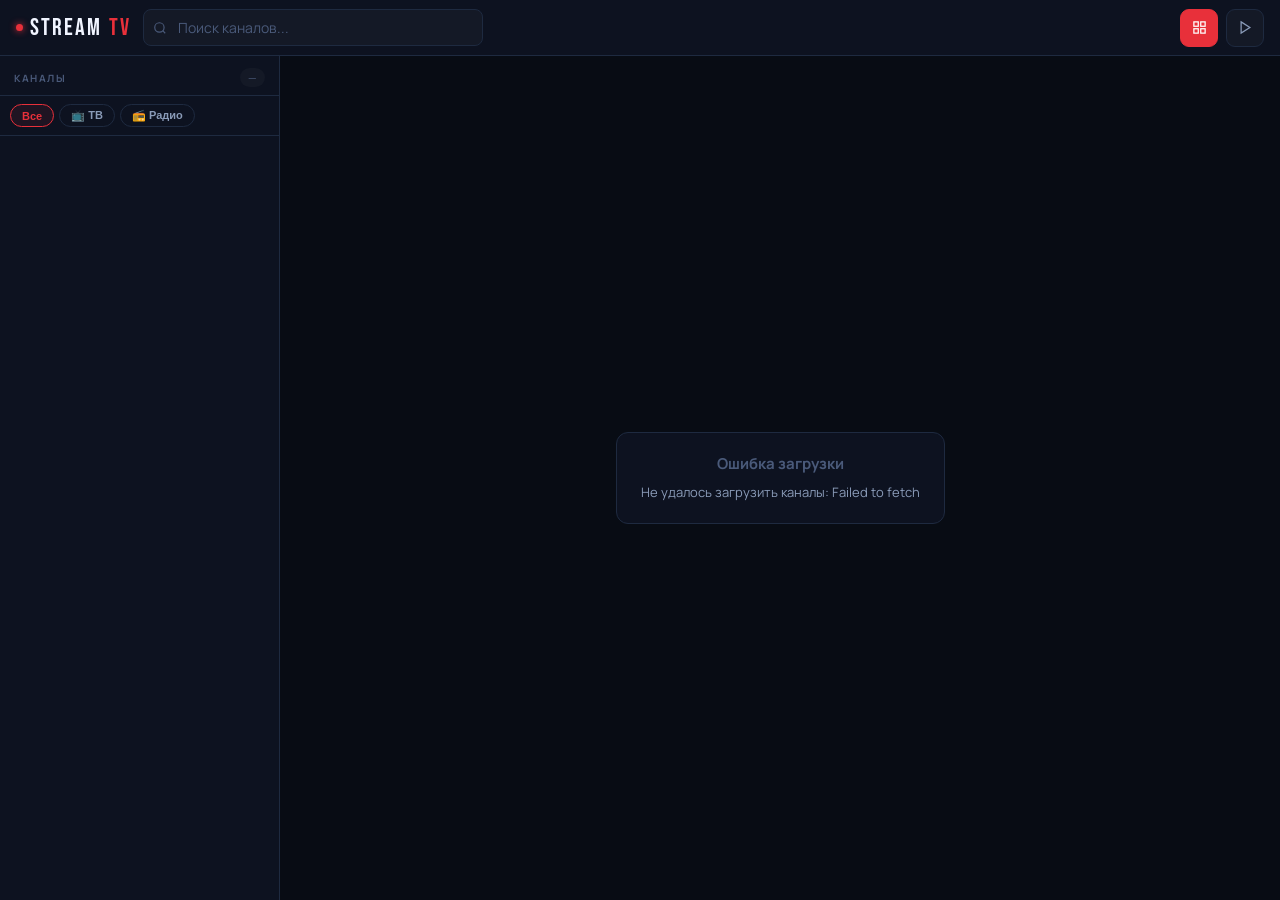
<file: public/streamtv.html>
<!DOCTYPE html>
<html lang="ru">
<head>
<meta charset="UTF-8">
<meta name="viewport" content="width=device-width, initial-scale=1.0, viewport-fit=cover">
<title>StreamTV — Прямые эфиры</title>
<meta name="mobile-web-app-capable" content="yes">
<meta name="apple-mobile-web-app-capable" content="yes">
<meta name="apple-mobile-web-app-status-bar-style" content="black-translucent">
<meta name="apple-mobile-web-app-title" content="StreamTV">
<meta name="theme-color" content="#080c14">
<link rel="preconnect" href="https://fonts.googleapis.com">
<link href="https://fonts.googleapis.com/css2?family=Bebas+Neue&family=Manrope:wght@400;500;600;700&display=swap" rel="stylesheet">
<style>
:root {
  --bg:#080c14; --bg2:#0d1220; --bg3:#141926; --bg4:#1a2133;
  --accent:#e8303a; --text:#f0f4ff; --text2:#8a9bb8; --text3:#4a5a7a;
  --border:#1e2a40; --glow:rgba(232,48,58,.3);
  --r:12px; --safe-bottom: env(safe-area-inset-bottom, 0px);
}
*,*::before,*::after{box-sizing:border-box;margin:0;padding:0}
html,body{height:100%;overflow:hidden}
body{
  font-family:'Manrope',sans-serif;
  background:var(--bg); color:var(--text);
  display:flex; flex-direction:column;
  /* мобильная высота с учётом safe area */
  height: 100dvh;
}

/* ═══ HEADER ═══ */
.header{
  background:var(--bg2); border-bottom:1px solid var(--border);
  display:flex; align-items:center; gap:12px;
  padding:0 16px; height:56px; flex-shrink:0; z-index:50;
  padding-top: env(safe-area-inset-top, 0);
}
.logo{font-family:'Bebas Neue',sans-serif;font-size:24px;letter-spacing:2px;display:flex;align-items:center;gap:7px;white-space:nowrap}
.logo span{color:var(--accent)}
.logo-dot{width:7px;height:7px;background:var(--accent);border-radius:50%;box-shadow:0 0 7px var(--accent);animation:blink 1.5s ease-in-out infinite;flex-shrink:0}
@keyframes blink{0%,100%{opacity:1;transform:scale(1)}50%{opacity:.4;transform:scale(.7)}}

.h-search{flex:1;position:relative;max-width:340px}
.h-search input{
  width:100%;background:var(--bg3);border:1px solid var(--border);
  border-radius:8px;color:var(--text);font-family:'Manrope',sans-serif;
  font-size:14px;padding:8px 12px 8px 34px;outline:none;
  transition:border-color .2s;
}
.h-search input:focus{border-color:var(--accent)}
.h-search input::placeholder{color:var(--text3)}
.h-search .ico{position:absolute;left:10px;top:50%;transform:translateY(-50%);color:var(--text3);pointer-events:none}

.h-right{display:flex;align-items:center;gap:8px;margin-left:auto}
.icon-btn{
  width:38px;height:38px;border-radius:9px;
  background:var(--bg3);border:1px solid var(--border);
  color:var(--text2);cursor:pointer;
  display:flex;align-items:center;justify-content:center;
  transition:all .2s; flex-shrink:0;
}
.icon-btn:hover,.icon-btn.on{background:var(--accent);border-color:var(--accent);color:#fff}

/* ═══ MAIN AREA ═══ */
.main{display:flex;flex:1;overflow:hidden;position:relative}

/* ═══ SIDEBAR (desktop) ═══ */
.sidebar{
  width:280px;background:var(--bg2);border-right:1px solid var(--border);
  display:flex;flex-direction:column;flex-shrink:0;overflow:hidden;
  transition:transform .3s ease;
}
.sb-head{padding:12px 14px 8px;border-bottom:1px solid var(--border);display:flex;align-items:center;justify-content:space-between;flex-shrink:0}
.sb-label{font-size:10px;font-weight:700;letter-spacing:1.5px;text-transform:uppercase;color:var(--text3)}
.sb-count{font-size:11px;color:var(--text3);background:var(--bg3);padding:2px 8px;border-radius:20px}

.type-pills{display:flex;gap:5px;padding:8px 10px;border-bottom:1px solid var(--border);flex-shrink:0;overflow-x:auto;scrollbar-width:none}
.type-pills::-webkit-scrollbar{display:none}
.pill{padding:4px 11px;border-radius:20px;font-size:11px;font-weight:700;cursor:pointer;border:1px solid var(--border);background:none;color:var(--text2);white-space:nowrap;transition:all .2s}
.pill:hover{background:var(--bg4);color:var(--text)}
.pill.on{border-color:var(--accent);color:var(--accent);background:rgba(232,48,58,.08)}

.ch-list{flex:1;overflow-y:auto;padding:6px;scrollbar-width:thin;scrollbar-color:var(--bg4) transparent}
.ch-list::-webkit-scrollbar{width:3px}
.ch-list::-webkit-scrollbar-thumb{background:var(--bg4);border-radius:4px}

.ch-item{display:flex;align-items:center;gap:10px;padding:9px 10px;border-radius:9px;cursor:pointer;transition:all .15s;border:1px solid transparent;margin-bottom:2px;-webkit-tap-highlight-color:transparent}
.ch-item:hover{background:var(--bg3)}
.ch-item.on{background:var(--bg4);border-color:var(--accent)}
.ch-logo{width:42px;height:28px;border-radius:6px;background:var(--bg4);border:1px solid var(--border);display:flex;align-items:center;justify-content:center;overflow:hidden;flex-shrink:0;font-size:8px;font-weight:700;color:var(--text3);text-align:center}
.ch-logo img{width:100%;height:100%;object-fit:contain;padding:3px}
.ch-info{flex:1;min-width:0}
.ch-name{font-size:13px;font-weight:600;white-space:nowrap;overflow:hidden;text-overflow:ellipsis}
.ch-meta{font-size:11px;color:var(--text3);margin-top:1px}
.live-pip{width:6px;height:6px;background:#3dd68c;border-radius:50%;flex-shrink:0;box-shadow:0 0 5px #3dd68c;animation:blink 2s infinite}
.off-pip{width:6px;height:6px;background:var(--text3);border-radius:50%;flex-shrink:0}

/* ═══ CONTENT ═══ */
.content{flex:1;display:flex;flex-direction:column;overflow:hidden;min-width:0}

/* ═══ GRID ═══ */
.grid-wrap{flex:1;overflow-y:auto;padding:16px;scrollbar-width:thin;scrollbar-color:var(--bg4) transparent}
.grid-wrap::-webkit-scrollbar{width:5px}
.grid-wrap::-webkit-scrollbar-thumb{background:var(--bg4);border-radius:4px}
.sec-lbl{font-size:10px;font-weight:700;letter-spacing:1.5px;text-transform:uppercase;color:var(--text3);margin-bottom:12px;display:flex;align-items:center;gap:8px}
.sec-lbl::after{content:'';flex:1;height:1px;background:var(--border)}
.ch-grid{display:grid;grid-template-columns:repeat(auto-fill,minmax(140px,1fr));gap:10px;margin-bottom:24px}

.card{background:var(--bg2);border:1px solid var(--border);border-radius:var(--r);overflow:hidden;cursor:pointer;transition:all .2s;position:relative;-webkit-tap-highlight-color:transparent}
.card:hover{border-color:var(--accent);transform:translateY(-2px);box-shadow:0 6px 20px rgba(0,0,0,.4)}
.card:active{transform:scale(.97)}
.card-thumb{height:82px;background:var(--bg4);display:flex;align-items:center;justify-content:center;position:relative;overflow:hidden}
.card-thumb img{max-width:70%;max-height:62%;object-fit:contain;filter:drop-shadow(0 2px 5px rgba(0,0,0,.5))}
.card-fb{color:var(--text3);font-size:10px;font-weight:700;text-align:center;padding:4px;line-height:1.3}
.play-ov{position:absolute;inset:0;background:rgba(232,48,58,0);display:flex;align-items:center;justify-content:center;transition:background .2s}
.card:hover .play-ov{background:rgba(232,48,58,.18)}
.play-ic{width:34px;height:34px;border-radius:50%;background:rgba(232,48,58,.9);display:flex;align-items:center;justify-content:center;opacity:0;transform:scale(.6);transition:all .2s}
.card:hover .play-ic,.card:active .play-ic{opacity:1;transform:scale(1)}
.badge{position:absolute;top:6px;right:6px;background:var(--accent);color:#fff;font-size:8px;font-weight:700;padding:2px 5px;border-radius:3px;letter-spacing:.5px}
.badge.off{background:rgba(255,255,255,.08);color:var(--text3)}
.rbadge{position:absolute;top:6px;left:6px;background:rgba(61,214,140,.12);color:#3dd68c;font-size:8px;font-weight:700;padding:2px 5px;border-radius:3px;border:1px solid rgba(61,214,140,.3)}
.card-body{padding:8px 10px}
.card-name{font-size:12px;font-weight:600;white-space:nowrap;overflow:hidden;text-overflow:ellipsis}
.card-sub{font-size:10px;color:var(--text3);margin-top:2px}

/* ═══ PLAYER ═══ */
.player-view{display:flex;flex-direction:column;height:100%;overflow:hidden}
.embed-wrap{width:100%;position:relative;background:#000;flex-shrink:0}
.embed-wrap::after{content:'';display:block;padding-bottom:56.25%}
.embed-wrap iframe{position:absolute;inset:0;width:100%;height:100%;border:none}

.src-bar{
  display:flex;align-items:center;gap:6px;padding:7px 14px;
  background:var(--bg2);border-bottom:1px solid var(--border);flex-shrink:0;
  overflow-x:auto;scrollbar-width:none;
}
.src-bar::-webkit-scrollbar{display:none}
.src-lbl{font-size:10px;font-weight:700;letter-spacing:1px;text-transform:uppercase;color:var(--text3);white-space:nowrap;flex-shrink:0}
.src-btn{
  padding:5px 13px;border-radius:6px;font-size:12px;font-weight:700;
  cursor:pointer;border:1px solid var(--border);background:var(--bg3);
  color:var(--text2);transition:all .2s;white-space:nowrap;flex-shrink:0;
  display:flex;align-items:center;gap:5px;-webkit-tap-highlight-color:transparent;
}
.src-btn:hover{background:var(--bg4);color:var(--text)}
.src-btn.on{background:var(--accent);color:#fff;border-color:var(--accent)}

.pib{padding:10px 16px;background:var(--bg2);border-bottom:1px solid var(--border);display:flex;align-items:center;gap:10px;flex-shrink:0;min-width:0}
.pib-logo{width:42px;height:28px;border-radius:6px;background:var(--bg4);border:1px solid var(--border);display:flex;align-items:center;justify-content:center;overflow:hidden;flex-shrink:0;font-size:8px;font-weight:700;color:var(--text3)}
.pib-logo img{width:100%;height:100%;object-fit:contain;padding:3px}
.pib-name{font-size:15px;font-weight:700;flex:1;white-space:nowrap;overflow:hidden;text-overflow:ellipsis}
.pib-owner{font-size:11px;color:var(--text3);flex-shrink:0}
.pib-live{background:var(--accent);color:#fff;font-size:10px;font-weight:700;letter-spacing:1px;padding:3px 8px;border-radius:4px;display:flex;align-items:center;gap:4px;flex-shrink:0}
.pib-live::before{content:'';width:5px;height:5px;background:#fff;border-radius:50%;animation:blink 1s infinite}
.pib-off{background:var(--bg4);color:var(--text3);font-size:10px;font-weight:700;padding:3px 8px;border-radius:4px;flex-shrink:0}

.p-related{flex:1;overflow-y:auto;padding:12px 14px;background:var(--bg2)}

/* ═══ MOBILE BOTTOM NAV ═══ */
.bottom-nav{
  display:none;
  background:var(--bg2);border-top:1px solid var(--border);
  flex-shrink:0;z-index:60;
  padding-bottom: var(--safe-bottom);
}
.bn-inner{display:flex;height:56px}
.bn-tab{
  flex:1;display:flex;flex-direction:column;align-items:center;
  justify-content:center;gap:3px;cursor:pointer;
  color:var(--text3);font-size:10px;font-weight:600;
  transition:all .2s;-webkit-tap-highlight-color:transparent;
  border:none;background:none;
}
.bn-tab svg{transition:all .2s}
.bn-tab.on{color:var(--accent)}
.bn-tab.on svg{filter:drop-shadow(0 0 4px var(--accent))}

/* ═══ MOBILE DRAWER ═══ */
.drawer-overlay{
  display:none;position:fixed;inset:0;
  background:rgba(0,0,0,.6);z-index:70;
  opacity:0;transition:opacity .3s;
}
.drawer-overlay.open{display:block;opacity:1}
.drawer{
  position:fixed;left:0;top:0;bottom:0;
  width:min(320px, 85vw);
  background:var(--bg2);z-index:80;
  display:flex;flex-direction:column;
  transform:translateX(-100%);transition:transform .3s ease;
  padding-top: env(safe-area-inset-top, 0);
  padding-bottom: var(--safe-bottom);
}
.drawer.open{transform:translateX(0)}
.drawer-head{
  padding:14px 16px 10px;border-bottom:1px solid var(--border);
  display:flex;align-items:center;justify-content:space-between;flex-shrink:0
}
.drawer-title{font-family:'Bebas Neue',sans-serif;font-size:20px;letter-spacing:1px;display:flex;align-items:center;gap:7px}
.drawer-title span{color:var(--accent)}
.drawer-close{width:32px;height:32px;border-radius:8px;background:var(--bg3);border:1px solid var(--border);color:var(--text2);cursor:pointer;display:flex;align-items:center;justify-content:center;-webkit-tap-highlight-color:transparent}

.drawer-search{padding:10px 12px;border-bottom:1px solid var(--border);flex-shrink:0}
.drawer-search input{width:100%;background:var(--bg3);border:1px solid var(--border);border-radius:8px;color:var(--text);font-family:'Manrope',sans-serif;font-size:14px;padding:9px 12px;outline:none;transition:border-color .2s}
.drawer-search input:focus{border-color:var(--accent)}
.drawer-search input::placeholder{color:var(--text3)}

.drawer-pills{display:flex;gap:5px;padding:8px 10px;border-bottom:1px solid var(--border);flex-shrink:0;overflow-x:auto;scrollbar-width:none}
.drawer-pills::-webkit-scrollbar{display:none}

.drawer-list{flex:1;overflow-y:auto;padding:6px;-webkit-overflow-scrolling:touch}

/* ═══ STATES ═══ */
.state-screen{flex:1;display:flex;flex-direction:column;align-items:center;justify-content:center;gap:14px;color:var(--text3)}
.loader{width:36px;height:36px;border:3px solid var(--bg4);border-top-color:var(--accent);border-radius:50%;animation:spin .8s linear infinite}
@keyframes spin{to{transform:rotate(360deg)}}
.no-ch{flex:1;display:flex;flex-direction:column;align-items:center;justify-content:center;gap:10px;color:var(--text3)}
.no-ch-icon{width:70px;height:70px;border:2px dashed var(--border);border-radius:14px;display:flex;align-items:center;justify-content:center;margin-bottom:4px}
.no-ch h3{color:var(--text2);font-size:15px}
.no-ch p{font-size:13px}

/* ═══ RESPONSIVE ═══ */
@media(max-width:768px){
  .sidebar{display:none}
  .bottom-nav{display:block}
  .h-search{display:none}
  .ch-grid{grid-template-columns:repeat(auto-fill,minmax(120px,1fr));gap:8px}
  .card-thumb{height:72px}
  .grid-wrap{padding:12px}
}
@media(min-width:769px){
  .drawer,.drawer-overlay{display:none!important}
}
</style>
</head>
<body>

<!-- HEADER -->
<div class="header">
  <div class="logo"><div class="logo-dot"></div>Stream<span>TV</span></div>
  <div class="h-search">
    <svg class="ico" width="14" height="14" viewBox="0 0 24 24" fill="none" stroke="currentColor" stroke-width="2"><circle cx="11" cy="11" r="8"/><path d="m21 21-4.35-4.35"/></svg>
    <input type="text" id="desktopSearch" placeholder="Поиск каналов...">
  </div>
  <div class="h-right">
    <!-- кнопка сетка/плеер только на десктопе -->
    <button class="icon-btn on" id="btnGrid" onclick="switchView('grid')" title="Сетка" style="display:none">
      <svg width="15" height="15" viewBox="0 0 24 24" fill="none" stroke="currentColor" stroke-width="2"><rect x="3" y="3" width="7" height="7"/><rect x="14" y="3" width="7" height="7"/><rect x="3" y="14" width="7" height="7"/><rect x="14" y="14" width="7" height="7"/></svg>
    </button>
    <button class="icon-btn" id="btnPlayer" onclick="switchView('player')" title="Плеер" style="display:none">
      <svg width="15" height="15" viewBox="0 0 24 24" fill="none" stroke="currentColor" stroke-width="2"><polygon points="5 3 19 12 5 21 5 3"/></svg>
    </button>
    <!-- кнопка бургер только на мобиле -->
    <button class="icon-btn" id="btnBurger" onclick="openDrawer()" style="display:none">
      <svg width="16" height="16" viewBox="0 0 24 24" fill="none" stroke="currentColor" stroke-width="2"><line x1="3" y1="6" x2="21" y2="6"/><line x1="3" y1="12" x2="21" y2="12"/><line x1="3" y1="18" x2="21" y2="18"/></svg>
    </button>
  </div>
</div>

<!-- MAIN -->
<div class="main">
  <!-- DESKTOP SIDEBAR -->
  <div class="sidebar">
    <div class="sb-head">
      <span class="sb-label">Каналы</span>
      <span class="sb-count" id="sbCount">—</span>
    </div>
    <div class="type-pills" id="desktopPills">
      <button class="pill on" onclick="setType(this,'all')">Все</button>
      <button class="pill"    onclick="setType(this,'tv')">📺 ТВ</button>
      <button class="pill"    onclick="setType(this,'radio')">📻 Радио</button>
    </div>
    <div class="ch-list" id="sidebarList"></div>
  </div>

  <!-- CONTENT -->
  <div class="content" id="content"></div>
</div>

<!-- MOBILE BOTTOM NAV -->
<nav class="bottom-nav">
  <div class="bn-inner">
    <button class="bn-tab on" id="bnHome" onclick="mobileTab('grid')">
      <svg width="20" height="20" viewBox="0 0 24 24" fill="none" stroke="currentColor" stroke-width="2"><rect x="3" y="3" width="7" height="7"/><rect x="14" y="3" width="7" height="7"/><rect x="3" y="14" width="7" height="7"/><rect x="14" y="14" width="7" height="7"/></svg>
      Каналы
    </button>
    <button class="bn-tab" id="bnPlayer" onclick="mobileTab('player')">
      <svg width="20" height="20" viewBox="0 0 24 24" fill="none" stroke="currentColor" stroke-width="2"><polygon points="5 3 19 12 5 21 5 3"/></svg>
      Плеер
    </button>
    <button class="bn-tab" id="bnSearch" onclick="mobileTab('search')">
      <svg width="20" height="20" viewBox="0 0 24 24" fill="none" stroke="currentColor" stroke-width="2"><circle cx="11" cy="11" r="8"/><path d="m21 21-4.35-4.35"/></svg>
      Поиск
    </button>
    <button class="bn-tab" id="bnList" onclick="openDrawer()">
      <svg width="20" height="20" viewBox="0 0 24 24" fill="none" stroke="currentColor" stroke-width="2"><line x1="3" y1="6" x2="21" y2="6"/><line x1="3" y1="12" x2="21" y2="12"/><line x1="3" y1="18" x2="21" y2="18"/></svg>
      Список
    </button>
  </div>
</nav>

<!-- MOBILE DRAWER -->
<div class="drawer-overlay" id="drawerOverlay" onclick="closeDrawer()"></div>
<div class="drawer" id="drawer">
  <div class="drawer-head">
    <div class="drawer-title"><div class="logo-dot"></div>Stream<span>TV</span></div>
    <button class="drawer-close" onclick="closeDrawer()">
      <svg width="14" height="14" viewBox="0 0 24 24" fill="none" stroke="currentColor" stroke-width="2"><line x1="18" y1="6" x2="6" y2="18"/><line x1="6" y1="6" x2="18" y2="18"/></svg>
    </button>
  </div>
  <div class="drawer-search">
    <input type="text" id="mobileSearch" placeholder="Поиск каналов...">
  </div>
  <div class="drawer-pills">
    <button class="pill on" onclick="setType(this,'all')">Все</button>
    <button class="pill"    onclick="setType(this,'tv')">📺 ТВ</button>
    <button class="pill"    onclick="setType(this,'radio')">📻 Радио</button>
  </div>
  <div class="drawer-list ch-list" id="drawerList"></div>
</div>

<!-- MOBILE SEARCH OVERLAY -->
<div id="mobileSearchWrap" style="display:none;position:fixed;inset:0;background:var(--bg);z-index:55;padding:16px;padding-top:calc(16px + env(safe-area-inset-top))">
  <div style="display:flex;align-items:center;gap:10px;margin-bottom:14px">
    <div style="position:relative;flex:1">
      <svg style="position:absolute;left:10px;top:50%;transform:translateY(-50%);color:var(--text3)" width="16" height="16" viewBox="0 0 24 24" fill="none" stroke="currentColor" stroke-width="2"><circle cx="11" cy="11" r="8"/><path d="m21 21-4.35-4.35"/></svg>
      <input id="mobileSearchInline" type="text" placeholder="Поиск каналов..."
        style="width:100%;background:var(--bg3);border:1px solid var(--border);border-radius:9px;color:var(--text);font-family:'Manrope',sans-serif;font-size:15px;padding:10px 12px 10px 36px;outline:none">
    </div>
    <button onclick="closeMobileSearch()" style="padding:8px 14px;border-radius:8px;background:var(--bg3);border:1px solid var(--border);color:var(--text2);font-size:13px;font-weight:600;cursor:pointer">Отмена</button>
  </div>
  <div class="ch-grid" id="mobileSearchResults" style="overflow-y:auto;max-height:calc(100vh - 100px)"></div>
</div>

<script>
// ══════════════════════════════════════════════
//  CONFIG
// ══════════════════════════════════════════════
const API_URL = 'https://aqeleulwobgamdffkfri.supabase.co/functions/v1/public-channels';
const ALLOWED = ['oinktech', 'twixoff', 'ТВ КАНАЛЫ'];
const SOURCES = [
  { id:'embess',  label:'Embess Studio', url: id => `https://embesslivestudio.lovable.app/player?channel=${id}` },
  { id:'native',  label:'StreamLiveTV',  url: id => `https://bbacesemc33e7hd47kfq.containers.yandexcloud.net/embed/${id}` },
];

// ══════════════════════════════════════════════
//  STATE
// ══════════════════════════════════════════════
let allCh = [], view = [];
let currentCh = null, curView = 'grid';
let typeF = 'all', searchQ = '';
let curSrc = 0;
const seenIds = new Set();
const isMobile = () => window.innerWidth <= 768;

// ══════════════════════════════════════════════
//  BOOT
// ══════════════════════════════════════════════
window.onload = () => {
  setupResponsive();
  showLoading();
  loadAllChannels();

  // Desktop search
  document.getElementById('desktopSearch').addEventListener('input', e => {
    searchQ = e.target.value.toLowerCase().trim();
    applyFilters();
  });
  // Mobile drawer search
  document.getElementById('mobileSearch').addEventListener('input', e => {
    searchQ = e.target.value.toLowerCase().trim();
    applyFilters();
  });
  // Mobile inline search
  document.getElementById('mobileSearchInline').addEventListener('input', e => {
    const q = e.target.value.toLowerCase().trim();
    renderSearchResults(q);
  });

  window.addEventListener('resize', setupResponsive);
};

function setupResponsive() {
  const mobile = isMobile();
  // Показываем нужные кнопки в хедере
  document.getElementById('btnGrid').style.display   = mobile ? 'none' : 'flex';
  document.getElementById('btnPlayer').style.display = mobile ? 'none' : 'flex';
  document.getElementById('btnBurger').style.display = mobile ? 'flex' : 'none';
}

// ══════════════════════════════════════════════
//  API — грузим все страницы
// ══════════════════════════════════════════════
async function loadAllChannels() {
  try {
    const r    = await fetch(API_URL, { method:'GET', headers:{'Accept':'application/json'} });
    const json = await r.json();
    processChannels(extractList(json));

    const tp = json.pagination?.total_pages || 1;
    // Грузим остальные страницы параллельно пачками по 3
    const pages = Array.from({length: tp - 1}, (_, i) => i + 2);
    for (let i = 0; i < pages.length; i += 3) {
      const batch = pages.slice(i, i + 3);
      await Promise.all(batch.map(p =>
        fetch(`${API_URL}?page=${p}&limit=50`, { method:'GET', headers:{'Accept':'application/json'} })
          .then(r => r.json())
          .then(json => processChannels(extractList(json)))
          .catch(() => {})
      ));
      await new Promise(r => setTimeout(r, 200));
    }
  } catch(e) {
    console.error('API error:', e);
    if (allCh.length === 0) showError('Не удалось загрузить каналы: ' + e.message);
  }
}

function extractList(json) {
  if (Array.isArray(json)) return json;
  for (const k of ['data','channels','items','results','list','streams']) {
    if (Array.isArray(json[k])) return json[k];
  }
  return [];
}

function processChannels(list) {
  const fresh = list
    .filter(ch => {
      const u = (ch.owner?.username || ch.owner || '').toLowerCase();
      return ALLOWED.some(a => u.includes(a));
    })
    .filter(ch => {
      if (seenIds.has(ch.id)) return false;
      seenIds.add(ch.id);
      return true;
    })
    .map(ch => ({
      id:    ch.id,
      name:  (ch.title || ch.name || '').trim() || 'Без названия',
      thumb: ch.thumbnail_url || ch.logo || '',
      type:  ch.channel_type || ch.type || 'tv',
      live:  !!(ch.is_live || ch.live),
      owner: (typeof ch.owner === 'object' ? ch.owner?.username : ch.owner) || '',
    }));

  if (!fresh.length) return;
  allCh.push(...fresh);
  if (!currentCh) currentCh = allCh[0];
  applyFilters();
}

// ══════════════════════════════════════════════
//  FILTERS
// ══════════════════════════════════════════════
function applyFilters() {
  view = allCh.filter(ch => {
    if (typeF !== 'all' && ch.type !== typeF) return false;
    if (searchQ && !ch.name.toLowerCase().includes(searchQ)) return false;
    return true;
  });
  document.getElementById('sbCount').textContent = view.length;
  renderSidebarList();
  if (curView === 'grid') renderGrid();
}

function setType(btn, t) {
  typeF = t;
  document.querySelectorAll('.pill').forEach(b => b.classList.remove('on'));
  // активируем все кнопки с этим же типом (сайдбар + дравер)
  document.querySelectorAll('.pill').forEach(b => {
    const onclick = b.getAttribute('onclick') || '';
    if (onclick.includes(`'${t}'`)) b.classList.add('on');
  });
  applyFilters();
}

// ══════════════════════════════════════════════
//  SIDEBAR LIST (desktop + drawer)
// ══════════════════════════════════════════════
function renderSidebarList() {
  ['sidebarList','drawerList'].forEach(listId => {
    const el = document.getElementById(listId);
    if (!el) return;
    el.innerHTML = '';
    view.forEach(ch => {
      const d = document.createElement('div');
      d.className = 'ch-item' + (currentCh?.id === ch.id ? ' on' : '');
      d.dataset.id = ch.id;
      d.innerHTML = `
        <div class="ch-logo">${ch.thumb
          ? `<img src="${esc(ch.thumb)}" onerror="this.style.display='none'">`
          : esc(ch.name.slice(0,4))}</div>
        <div class="ch-info">
          <div class="ch-name">${esc(ch.name)}</div>
          <div class="ch-meta">${ch.type==='radio'?'📻':'📺'} · ${esc(ch.owner)}</div>
        </div>
        <div class="${ch.live?'live-pip':'off-pip'}"></div>`;
      d.onclick = () => {
        play(ch);
        if (isMobile()) { closeDrawer(); mobileTab('player'); }
        else switchView('player');
      };
      el.appendChild(d);
    });
  });
}

// ══════════════════════════════════════════════
//  GRID
// ══════════════════════════════════════════════
function renderGrid() {
  const c = document.getElementById('content');
  if (curView !== 'grid') return;
  c.innerHTML = '';
  const w = document.createElement('div');
  w.className = 'grid-wrap';

  if (!allCh.length) {
    w.innerHTML = '<div class="state-screen"><div class="loader"></div><span>Загрузка каналов с API...</span></div>';
    c.appendChild(w); return;
  }
  if (!view.length) {
    w.innerHTML = '<div class="state-screen"><span>Ничего не найдено</span></div>';
    c.appendChild(w); return;
  }

  const live  = view.filter(ch => ch.live);
  const tv    = view.filter(ch => !ch.live && ch.type === 'tv');
  const radio = view.filter(ch => !ch.live && ch.type === 'radio');

  [['🔴 В эфире', live], ['📺 Телеканалы', tv], ['📻 Радиостанции', radio]]
    .filter(([, items]) => items.length)
    .forEach(([label, items]) => {
      const lbl = document.createElement('div');
      lbl.className = 'sec-lbl'; lbl.textContent = label;
      w.appendChild(lbl);
      const g = document.createElement('div');
      g.className = 'ch-grid';
      items.forEach(ch => g.appendChild(makeCard(ch)));
      w.appendChild(g);
    });

  c.appendChild(w);
}

function makeCard(ch) {
  const card = document.createElement('div');
  card.className = 'card';
  card.innerHTML = `
    <div class="card-thumb">
      ${ch.thumb ? `<img src="${esc(ch.thumb)}" onerror="this.remove()">` : `<div class="card-fb">${esc(ch.name.slice(0,7))}</div>`}
      <div class="play-ov"><div class="play-ic">
        <svg width="12" height="12" viewBox="0 0 24 24" fill="#fff"><polygon points="5 3 19 12 5 21 5 3"/></svg>
      </div></div>
      <div class="badge ${ch.live?'':'off'}">${ch.live?'LIVE':'OFF'}</div>
      ${ch.type==='radio'?'<div class="rbadge">RADIO</div>':''}
    </div>
    <div class="card-body">
      <div class="card-name">${esc(ch.name)}</div>
      <div class="card-sub">${esc(ch.owner)}</div>
    </div>`;
  card.onclick = () => {
    play(ch);
    if (isMobile()) mobileTab('player');
    else switchView('player');
  };
  return card;
}

// ══════════════════════════════════════════════
//  PLAYER
// ══════════════════════════════════════════════
function play(ch) {
  currentCh = ch;
  document.querySelectorAll('.ch-item').forEach(el =>
    el.classList.toggle('on', el.dataset.id === ch.id));
  if (curView === 'player') renderPlayer(ch);
}

function renderPlayer(ch) {
  const c = document.getElementById('content');
  const embedUrl = SOURCES[curSrc].url(ch.id);

  c.innerHTML = `
    <div class="player-view">
      <div class="embed-wrap">
        <iframe id="embedFrame"
          src="${esc(embedUrl)}"
          allowfullscreen
          allow="autoplay; fullscreen; encrypted-media; picture-in-picture"
          referrerpolicy="no-referrer-when-downgrade"
        ></iframe>
      </div>

      <div class="src-bar">
        <span class="src-lbl">Источник:</span>
        ${SOURCES.map((s, i) => `
          <button class="src-btn ${i===curSrc?'on':''}" onclick="switchSrc(${i})">
            ${i===0?'▶ ':'📡 '}${esc(s.label)}
          </button>`).join('')}
      </div>

      <div class="pib">
        <div class="pib-logo">${ch.thumb
          ? `<img src="${esc(ch.thumb)}" onerror="this.style.display='none'">`
          : esc(ch.name.slice(0,3))}</div>
        <div class="pib-name">${esc(ch.name)}</div>
        <div class="pib-owner">@${esc(ch.owner)}</div>
        <div class="${ch.live?'pib-live':'pib-off'}">${ch.live?'LIVE':'OFF'}</div>
      </div>

      <div class="p-related">
        <div class="sec-lbl">Другие каналы</div>
        <div class="ch-grid" id="relGrid"></div>
      </div>
    </div>`;

  renderRelated(ch);
}

function switchSrc(idx) {
  curSrc = idx;
  const frame = document.getElementById('embedFrame');
  if (frame && currentCh) frame.src = SOURCES[idx].url(currentCh.id);
  document.querySelectorAll('.src-btn').forEach((b, i) => b.classList.toggle('on', i === idx));
}

function renderRelated(current) {
  const el = document.getElementById('relGrid');
  if (!el) return;
  view.filter(c => c.id !== current.id).slice(0, 12).forEach(ch => el.appendChild(makeCard(ch)));
}

// ══════════════════════════════════════════════
//  VIEW SWITCHING
// ══════════════════════════════════════════════
function switchView(v) {
  curView = v;
  document.getElementById('btnGrid')?.classList.toggle('on', v==='grid');
  document.getElementById('btnPlayer')?.classList.toggle('on', v==='player');
  if (v === 'grid') renderGrid();
  else if (currentCh) renderPlayer(currentCh);
  else showNoCh();
}

// ══════════════════════════════════════════════
//  MOBILE TABS
// ══════════════════════════════════════════════
function mobileTab(tab) {
  document.querySelectorAll('.bn-tab').forEach(b => b.classList.remove('on'));

  if (tab === 'grid') {
    document.getElementById('bnHome').classList.add('on');
    curView = 'grid';
    renderGrid();
  } else if (tab === 'player') {
    document.getElementById('bnPlayer').classList.add('on');
    curView = 'player';
    if (currentCh) renderPlayer(currentCh);
    else showNoCh();
  } else if (tab === 'search') {
    document.getElementById('bnSearch').classList.add('on');
    openMobileSearch();
    return;
  }
}

// ══════════════════════════════════════════════
//  MOBILE DRAWER
// ══════════════════════════════════════════════
function openDrawer() {
  document.getElementById('drawer').classList.add('open');
  document.getElementById('drawerOverlay').classList.add('open');
  document.body.style.overflow = 'hidden';
}
function closeDrawer() {
  document.getElementById('drawer').classList.remove('open');
  document.getElementById('drawerOverlay').classList.remove('open');
  document.body.style.overflow = '';
}

// ══════════════════════════════════════════════
//  MOBILE SEARCH
// ══════════════════════════════════════════════
function openMobileSearch() {
  document.getElementById('mobileSearchWrap').style.display = 'block';
  setTimeout(() => document.getElementById('mobileSearchInline').focus(), 100);
  renderSearchResults('');
}
function closeMobileSearch() {
  document.getElementById('mobileSearchWrap').style.display = 'none';
  document.getElementById('mobileSearchInline').value = '';
  document.getElementById('bnHome').classList.add('on');
  document.querySelectorAll('.bn-tab').forEach(b => b.classList.remove('on'));
  document.getElementById('bnHome').classList.add('on');
}
function renderSearchResults(q) {
  const el = document.getElementById('mobileSearchResults');
  el.innerHTML = '';
  const results = q
    ? allCh.filter(ch => ch.name.toLowerCase().includes(q))
    : allCh.slice(0, 40);
  results.forEach(ch => el.appendChild(makeCard(ch)));
}

// ══════════════════════════════════════════════
//  STATES
// ══════════════════════════════════════════════
function showLoading() {
  document.getElementById('content').innerHTML =
    '<div class="state-screen"><div class="loader"></div><span>Загрузка каналов...</span></div>';
}
function showError(msg) {
  document.getElementById('content').innerHTML = `
    <div class="state-screen">
      <div style="background:var(--bg2);border:1px solid var(--border);border-radius:12px;padding:20px 24px;max-width:420px;text-align:center">
        <div style="font-size:15px;font-weight:700;margin-bottom:8px">Ошибка загрузки</div>
        <div style="font-size:13px;color:var(--text2);line-height:1.6">${esc(msg)}</div>
      </div>
    </div>`;
}
function showNoCh() {
  document.getElementById('content').innerHTML = `
    <div class="no-ch">
      <div class="no-ch-icon">
        <svg width="28" height="28" viewBox="0 0 24 24" fill="none" stroke="currentColor" stroke-width="1.5">
          <rect x="2" y="7" width="20" height="15" rx="2"/><polyline points="17 2 12 7 7 2"/>
        </svg>
      </div>
      <h3>Выберите канал</h3>
      <p>Нажмите на канал в сетке или списке</p>
    </div>`;
}

function esc(s) {
  return String(s||'').replace(/&/g,'&amp;').replace(/</g,'&lt;').replace(/>/g,'&gt;').replace(/"/g,'&quot;');
}
</script>
</body>
</html>
</file>
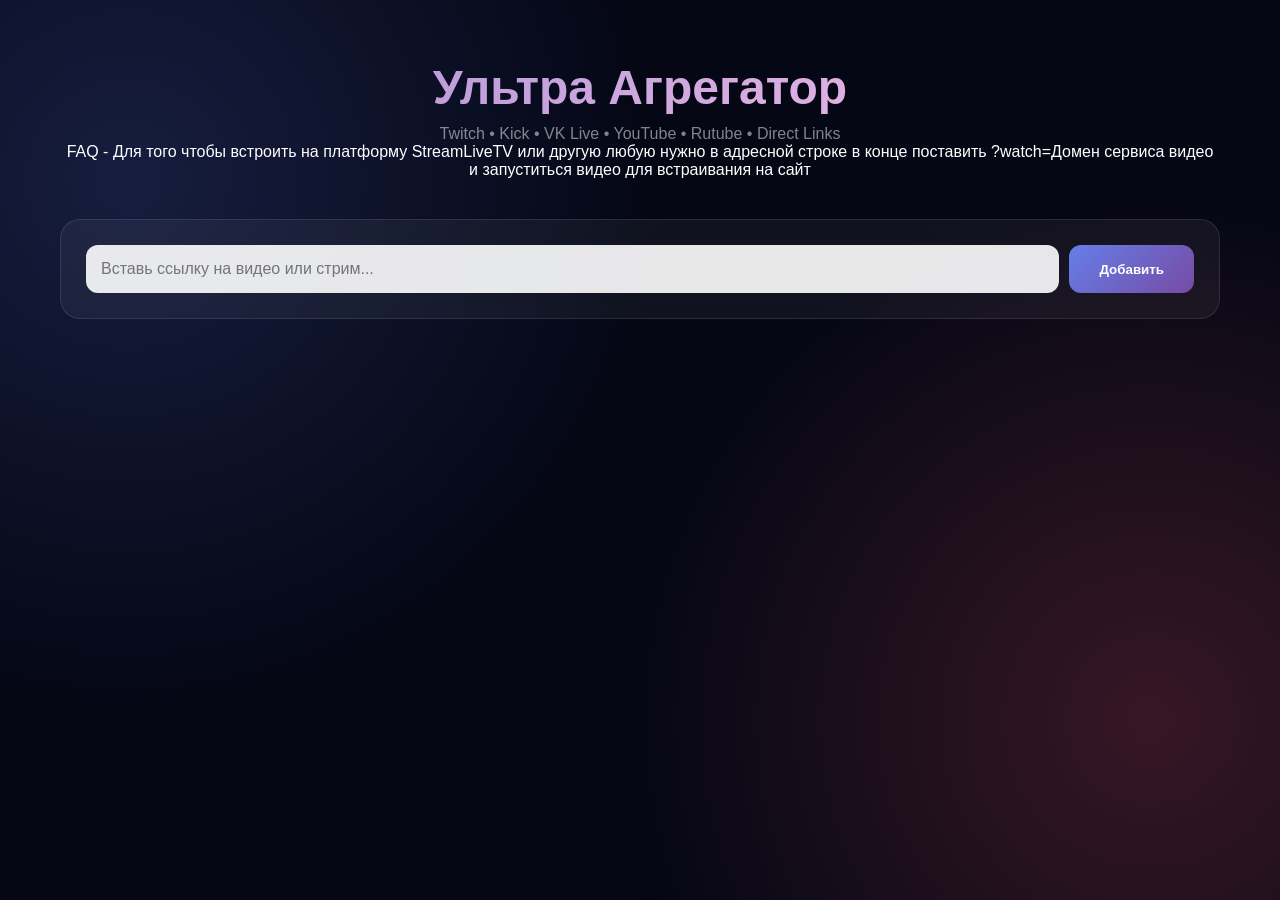
<file: public/ultra-aggregator.html>
<!DOCTYPE html>
<html lang="ru">
<head>
    <meta charset="UTF-8">
    <meta name="viewport" content="width=device-width, initial-scale=1.0">
    <title>Ультра Видео Агрегатор + Стриминг</title>
    <style>
        * { margin: 0; padding: 0; box-sizing: border-box; }
        body { font-family: 'Segoe UI', sans-serif; background: #050714; color: #fff; min-height: 100vh; overflow-x: hidden; }
        body::before { content: ''; position: fixed; top: 0; left: 0; width: 100%; height: 100%; background: radial-gradient(circle at 10% 20%, rgba(91, 121, 236, 0.2), transparent 40%), radial-gradient(circle at 90% 80%, rgba(255, 87, 108, 0.2), transparent 40%); pointer-events: none; z-index: 0; }
        .container { position: relative; z-index: 1; max-width: 1200px; margin: 0 auto; padding: 20px; }
        header { text-align: center; padding: 40px 0; }
        h1 { font-size: 3em; margin-bottom: 10px; background: linear-gradient(135deg, #a18cd1 0%, #fbc2eb 100%); -webkit-background-clip: text; -webkit-text-fill-color: transparent; font-weight: 800; }
        
        .input-section { background: rgba(255,255,255,0.05); padding: 25px; border-radius: 20px; margin-bottom: 30px; border: 1px solid rgba(255,255,255,0.1); backdrop-filter: blur(15px); }
        .input-group { display: flex; gap: 10px; }
        input[type="text"] { flex: 1; padding: 15px; border: none; border-radius: 12px; background: rgba(255,255,255,0.9); color: #000; font-size: 16px; outline: none; }
        .btn-add { padding: 0 30px; border: none; border-radius: 12px; background: linear-gradient(135deg, #667eea 0%, #764ba2 100%); color: #fff; font-weight: bold; cursor: pointer; transition: 0.3s; }

        .video-list { display: grid; grid-template-columns: repeat(auto-fill, minmax(280px, 1fr)); gap: 20px; }
        .video-card { background: rgba(255,255,255,0.03); border: 1px solid rgba(255,255,255,0.1); border-radius: 18px; overflow: hidden; cursor: pointer; transition: 0.4s; position: relative; }
        .video-card:hover { transform: translateY(-5px); background: rgba(255,255,255,0.08); }
        .video-thumbnail { width: 100%; aspect-ratio: 16/9; background: #121421; display: flex; flex-direction: column; align-items: center; justify-content: center; font-size: 2.5em; }
        .platform-tag { font-size: 12px; margin-top: 8px; font-weight: bold; opacity: 0.5; text-transform: uppercase; }
        
        .delete-btn { position: absolute; top: 10px; right: 10px; background: rgba(255,0,0,0.3); color: #fff; border: none; width: 30px; height: 30px; border-radius: 50%; z-index: 5; cursor: pointer; }

        .modal { display: none; position: fixed; top: 0; left: 0; width: 100%; height: 100%; background: #000; z-index: 2000; align-items: center; justify-content: center; }
        .modal.active { display: flex; }
        .modal-content { width: 100%; max-width: 1200px; aspect-ratio: 16/9; position: relative; }
        
        .player-viewport { position: relative; width: 100%; height: 100%; overflow: hidden; background: #000; border-radius: 8px; }

        /* ИСПРАВЛЕННЫЙ КРОП: скрываем плееры всех платформ */
        iframe { 
            position: absolute; 
            border: none; 
            visibility: hidden;
            /* Растягиваем и сдвигаем, чтобы убрать элементы интерфейса */
            top: -15%; 
            left: -2%; 
            width: 104%; 
            height: 130%; 
        }
        
        /* Специальный усиленный кроп для YouTube/Rutube */
        .crop-ultra iframe {
            top: -18%; 
            left: -5%; 
            width: 110%; 
            height: 140%;
        }

        iframe.visible { visibility: visible; }

        .close-modal { position: absolute; top: -50px; right: 0; background: none; border: none; color: #fff; font-size: 3em; cursor: pointer; }

        .ad-layer { position: absolute; top: 0; left: 0; width: 100%; height: 100%; background: #000; display: none; z-index: 100; flex-direction: column; align-items: center; justify-content: center; }
        .ad-layer.active { display: flex; }
        .ad-video { width: 100%; height: 100%; object-fit: contain; }
        .ad-status { position: absolute; top: 20px; left: 20px; background: rgba(0,0,0,0.8); padding: 10px 20px; border-radius: 5px; font-weight: bold; }
        .ad-btns { position: absolute; bottom: 30px; right: 30px; display: flex; gap: 15px; pointer-events: auto; }
        .ad-btn { background: #fff; color: #000; padding: 12px 24px; border-radius: 5px; font-weight: 800; cursor: pointer; border: none; }
        .skip-btn { display: none; background: #333; color: #fff; }
        .skip-btn.show { display: block; }
    </style>
</head>
<body>
    <div class="container">
        <header>
            <h1>Ультра Агрегатор</h1>
            <p style="opacity:0.5;">Twitch • Kick • VK Live • YouTube • Rutube • Direct Links</p>
			FAQ - Для того чтобы встроить на платформу StreamLiveTV или другую любую нужно в адресной строке в конце поставить ?watch=Домен сервиса видео и запуститься видео для встраивания на сайт
        </header>

        <div class="input-section">
            <div class="input-group">
                <input type="text" id="videoUrl" placeholder="Вставь ссылку на видео или стрим..." />
                <button class="btn-add" onclick="addVideo()">Добавить</button>
            </div>
        </div>

        <div class="video-list" id="videoList"></div>
    </div>
<style>
        .vip-status {
            position: fixed;
            top: 20px;
            right: 20px;
            background: linear-gradient(45deg, #ffd700, #ffb347);
            color: #000;
            padding: 10px 15px;
            border-radius: 20px;
            font-weight: bold;
            box-shadow: 0 4px 15px rgba(255, 215, 0, 0.4);
            z-index: 1001;
            cursor: pointer;
            border: none;
        }
    </style>

    <div class="modal" id="videoModal">
        <div class="modal-content">
            <div class="player-viewport" id="viewport">
            <div class="vip-status">ULTRA AGGREGATOR</div>
                <div class="ad-layer" id="adLayer">
                    <video class="ad-video" id="adVid" playsinline></video>
                    <div class="ad-status" id="adCounter">Реклама</div>
                    <div class="ad-btns">
                        <button class="ad-btn" id="unmuteAd" onclick="unmuteAd()">ߔ Звук</button>
                        <button class="ad-btn skip-btn" id="skipAd" onclick="skipAd()">Пропустить ▶</button>
                    </div>
                </div>
                <iframe id="vPlayer" allow="autoplay; fullscreen; picture-in-picture"></iframe>
            </div>
        </div>
    </div>

    <script>
        // СПИСОК РЕКЛАМЫ (10 слотов)
        const AD_URLS = [
            'https://fkveoqzztgwdeayaqixv.supabase.co/storage/v1/object/public/videos/aa75a652-5aaa-4673-a7ca-e693a76eba89/1764128171130.mp4',
            'https://fkveoqzztgwdeayaqixv.supabase.co/storage/v1/object/public/videos/aa75a652-5aaa-4673-a7ca-e693a76eba89/1764128171130.mp4',
            'https://fkveoqzztgwdeayaqixv.supabase.co/storage/v1/object/public/videos/aa75a652-5aaa-4673-a7ca-e693a76eba89/1764128171130.mp4',
            'https://www.dropbox.com/scl/fi/x4m5zyuljblncremkn935/.mp4?rlkey=d7onlggzeenjrbedx9svq8532&st=sx4467mr&dl=1',
            'https://www.dropbox.com/scl/fi/x4m5zyuljblncremkn935/.mp4?rlkey=d7onlggzeenjrbedx9svq8532&st=sx4467mr&dl=1',
            'https://www.dropbox.com/scl/fi/x4m5zyuljblncremkn935/.mp4?rlkey=d7onlggzeenjrbedx9svq8532&st=sx4467mr&dl=1',
            'https://www.dropbox.com/scl/fi/to5eki6hexfq8cfik3fyc/b40f38171014492bb9eb619319edfca0.mp4?rlkey=pky0rhlnh48wx1m3ex2qvwp0v&st=ygr0bdq5&dl=1',
            'https://www.dropbox.com/scl/fi/to5eki6hexfq8cfik3fyc/b40f38171014492bb9eb619319edfca0.mp4?rlkey=pky0rhlnh48wx1m3ex2qvwp0v&st=ygr0bdq5&dl=1',
            'https://www.dropbox.com/scl/fi/x4m5zyuljblncremkn935/.mp4?rlkey=d7onlggzeenjrbedx9svq8532&st=sx4467mr&dl=1',
            'https://www.dropbox.com/scl/fi/x4m5zyuljblncremkn935/.mp4?rlkey=d7onlggzeenjrbedx9svq8532&st=sx4467mr&dl=1'
        ];

        let savedVideos = [];
        const EMBED_PARENT = window.location.hostname || "localhost";
        let adQueue = 0;
        let totalAdsRequested = 0;
        let midRoll = null;

        function init() {
            const data = localStorage.getItem('ultra_agg_v5');
            if (data) { savedVideos = JSON.parse(data); render(); }
            
            const urlParam = new URLSearchParams(window.location.search).get('watch');
            if (urlParam) {
                const newVid = parseLink(urlParam);
                if (newVid) {
                    savedVideos.unshift(newVid);
                    save(); render();
                    startPlayback(newVid.id);
                }
            }
        }

        function save() { localStorage.setItem('ultra_agg_v5', JSON.stringify(savedVideos)); }

        function parseLink(url) {
            let p = 'link', embed = '', crop = 'standard';
            if (url.includes('twitch.tv')) {
                p = 'twitch';
                let channel = url.split('/').pop().split('?')[0];
                embed = `https://player.twitch.tv/?channel=${channel}&parent=${EMBED_PARENT}&autoplay=true`;
            } 
            else if (url.includes('kick.com')) {
                p = 'kick';
                let id = url.split('/').pop().split('?')[0];
                embed = `https://player.kick.com/${id}?autoplay=1&muted=0&parent=${EMBED_PARENT}`;
            }
			else if (url.includes('w.tv')) {
                p = 'wtv';
                let id = url.split('/').pop().split('?')[0];
                embed = `https://w.tv/${id}&parent=${EMBED_PARENT}`;
            }
		    else if (url.includes('matreshka.tv')) {
                p = 'mattv';
                let id = url.split('/').pop().split('?')[0];
                embed = `https://matreshka.tv/embed/${id}?autoplay=1&mute=0&parent=${EMBED_PARENT}`;
            }
		   else if (url.includes('plvideo.ru')) {
                p = 'plvideo';
                let id = url.split('/').pop().split('?')[0];
                embed = `https://plvideo.ru/embed/${id}?autoplay=1&muted=0&parent=${EMBED_PARENT}`;
            }
		    else if (url.includes('catcast.tv')) {
                p = 'ctv';
                let id = url.split('/').pop().split('?')[0];
                embed = `https://catcast.tv/embed/${id}?autoplay=1&muted=0&parent=${EMBED_PARENT}`;
            }
 // Дзен
                else if (url.includes('dzen.ru') || url.includes('zen.yandex.ru')) {
                    p = 'dzenvk';
                    let id = url.split('/').pop().split('?')[0];
                    embed = `https://dzen.ru/embed/${id}?autoplay=1&mute=0&parent=${EMBED_PARENT}`;
                }
					   else if (url.includes('vimeo.com')) {
                p = 'Vimeo';
                let id = url.split('/').pop().split('?')[0];
                embed = `https://player.vimeo.com/video/${id}?autoplay=1&mute=0&parent=${EMBED_PARENT}`;
            }
			else if (url.includes('www.dailymotion.com')) {
                p = 'dailymotion';
                let id = url.split('/').pop().split('?')[0];
                embed = `https://www.dailymotion.com/embed/video/${id}?autoplay=1&mute=0&parent=${EMBED_PARENT}`;
            }
			else if (url.includes('livestudio-creator.lovable.app')) {
                p = 'StreamLiveTV';
                let id = url.split('/').pop().split('?')[0];
                embed = `https://bbacesemc33e7hd47kfq.containers.yandexcloud.net/${id}?autoplay=1&mute=0&parent=${EMBED_PARENT}`;
            }
    else if (url.includes('livestudio-creator.vercel.app') || url.includes('stlivetv.vercel.app') || url.includes('streamlivetv.vercel.app') || url.includes('livestudio-creator-oinktechltd.onreza.app') || url.includes('stlivetv.netlify.app') || url.includes('Stream-LiveTV.netlify.app') || url.includes('livestudio-creator.netlify.app') || url.includes('bbacesemc33e7hd47kfq.containers.yandexcloud.net')) {            p = 'StreamLiveTV';
                let id = url.split('/').pop().split('?')[0];
                embed = `https://embesslivestudio.vercel.app/${id}?autoplay=1&mute=0&parent=${EMBED_PARENT}`;
            }
	else if (url.includes('live.vkvideo.ru')) {
            p = 'vktv';
            let id = url.split('/').pop().split('?')[0];
            embed = `https://live.vkvideo.ru/embed/${id}?autoplay=1&muted=0&parent=${EMBED_PARENT}`;
            }
            else if (url.includes('vkvideo.ru') || url.includes('vk.com') || url.includes('vk.ru')) {
                p = 'vk_video';
                let m = url.match(/video(-?\d+_\d+)/);
                if (m) embed = `https://vk.com/video_ext.php?oid=${m[1].split('_')[0]}&id=${m[1].split('_')[1]}&autoplay=1&parent=${EMBED_PARENT}`;
            }
            else if (url.includes('youtube.com') || url.includes('youtu.be')) {
                p = 'youtube'; crop = 'ultra';
                let id = url.match(/(?:v=|\/)([a-zA-Z0-9_-]{11})/)?.[1];
                embed = `https://www.youtube-nocookie.com/embed/${id}?autoplay=1&controls=0&modestbranding=1&rel=0&parent=${EMBED_PARENT}`;
            }
            else if (url.includes('rutube.ru')) {
                p = 'rutube'; crop = 'ultra';
                let id = url.match(/\/video\/([a-f0-9]+)/)?.[1];
                embed = `https://rutube.ru/play/embed/${id}?autoplay=1&mute=0&skinColor=00000000&parent=${EMBED_PARENT}`;
            }
            else { p = 'generic'; embed = url; }
            return embed ? { id: Date.now(), platform: p, url: embed, crop: crop } : null;
        }

        function addVideo() {
            const val = document.getElementById('videoUrl').value.trim();
            const vid = parseLink(val);
            if (!vid) return alert('Не удалось распознать ссылку');
            savedVideos.unshift(vid); save(); render();
            document.getElementById('videoUrl').value = '';
        }

        function render() {
            const list = document.getElementById('videoList');
            const icons = { twitch:'ߎ', kick:'ߟ', vk_video:'ߎ', youtube:'ߓ', rutube:'ߓ', generic:'ߔ' };
            list.innerHTML = savedVideos.map(v => `
                <div class="video-card" onclick="startPlayback(${v.id})">
                    <button class="delete-btn" onclick="event.stopPropagation();del(${v.id})">✕</button>
                    <div class="video-thumbnail">
                        ${icons[v.platform] || 'ߎ️'}
                        <div class="platform-tag">${v.platform}</div>
                    </div>
                </div>
            `).join('');
        }

        function del(id) { savedVideos = savedVideos.filter(v => v.id !== id); save(); render(); }

        function startPlayback(id) {
            const v = savedVideos.find(x => x.id === id);
            const modal = document.getElementById('videoModal');
            const iframe = document.getElementById('vPlayer');
            const view = document.getElementById('viewport');

            modal.classList.add('active');
            iframe.classList.remove('visible');
            iframe.src = v.url;

            // Применяем кроп
            view.className = 'player-viewport';
            if (v.crop === 'ultra') view.classList.add('crop-ultra');

            launchAds(5); 

            if (midRoll) clearInterval(midRoll);
            midRoll = setInterval(() => launchAds(5), 900000); 
        }

        function launchAds(count) {
            adQueue = count;
            totalAdsRequested = count;
            playAdStep();
        }

        function playAdStep() {
            const layer = document.getElementById('adLayer');
            const vid = document.getElementById('adVid');
            const iframe = document.getElementById('vPlayer');
            const skip = document.getElementById('skipAd');
            const counter = document.getElementById('adCounter');

            if (adQueue <= 0) {
                layer.classList.remove('active');
                vid.src = '';
                iframe.classList.add('visible');
                return;
            }

            iframe.classList.remove('visible');
            layer.classList.add('active');
            skip.classList.remove('show');
            counter.textContent = `Реклама: ${totalAdsRequested - adQueue + 1} из ${totalAdsRequested}`;

            vid.src = AD_URLS[Math.floor(Math.random() * AD_URLS.length)];
            vid.muted = false;
            vid.play().catch(() => {
                vid.muted = true;
                vid.play();
                document.getElementById('unmuteAd').style.display = 'block';
            });

            setTimeout(() => skip.classList.add('show'), 5000);
            vid.onended = () => { adQueue--; playAdStep(); };
        }

        function skipAd() { adQueue--; playAdStep(); }

        function unmuteAd() {
            document.getElementById('adVid').muted = false;
            document.getElementById('unmuteAd').style.display = 'none';
        }

        function closeModal() {
            document.getElementById('videoModal').classList.remove('active');
            document.getElementById('vPlayer').src = '';
            document.getElementById('adVid').src = '';
            adQueue = 0;
            if (midRoll) clearInterval(midRoll);
        }

        window.onload = init;
    </script>
</body>
</html>
</file>
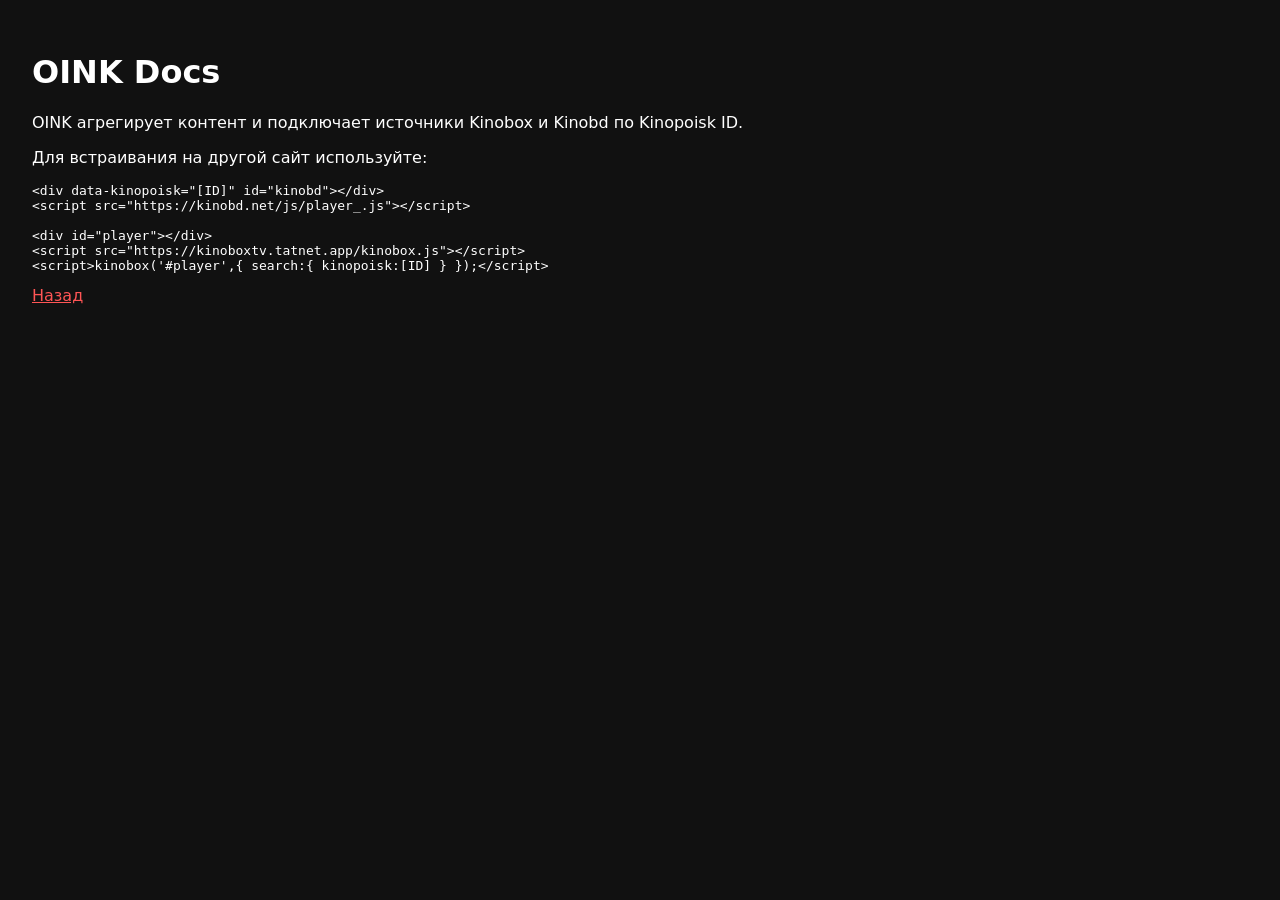
<file: public/kino/docs.html>
<!doctype html><html lang="ru"><head><meta charset="UTF-8"><meta name="viewport" content="width=device-width,initial-scale=1"><title>OINK Docs</title></head><body style="font-family:system-ui;background:#111;color:#fff;padding:24px"><h1>OINK Docs</h1><p>OINK агрегирует контент и подключает источники Kinobox и Kinobd по Kinopoisk ID.</p><p>Для встраивания на другой сайт используйте:</p><pre>&lt;div data-kinopoisk="[ID]" id="kinobd"&gt;&lt;/div&gt;
&lt;script src="https://kinobd.net/js/player_.js"&gt;&lt;/script&gt;

&lt;div id="player"&gt;&lt;/div&gt;
&lt;script src="https://kinoboxtv.tatnet.app/kinobox.js"&gt;&lt;/script&gt;
&lt;script&gt;kinobox('#player',{ search:{ kinopoisk:[ID] } });&lt;/script&gt;</pre><a href="index.html" style="color:#f55">Назад</a></body></html>
</file>
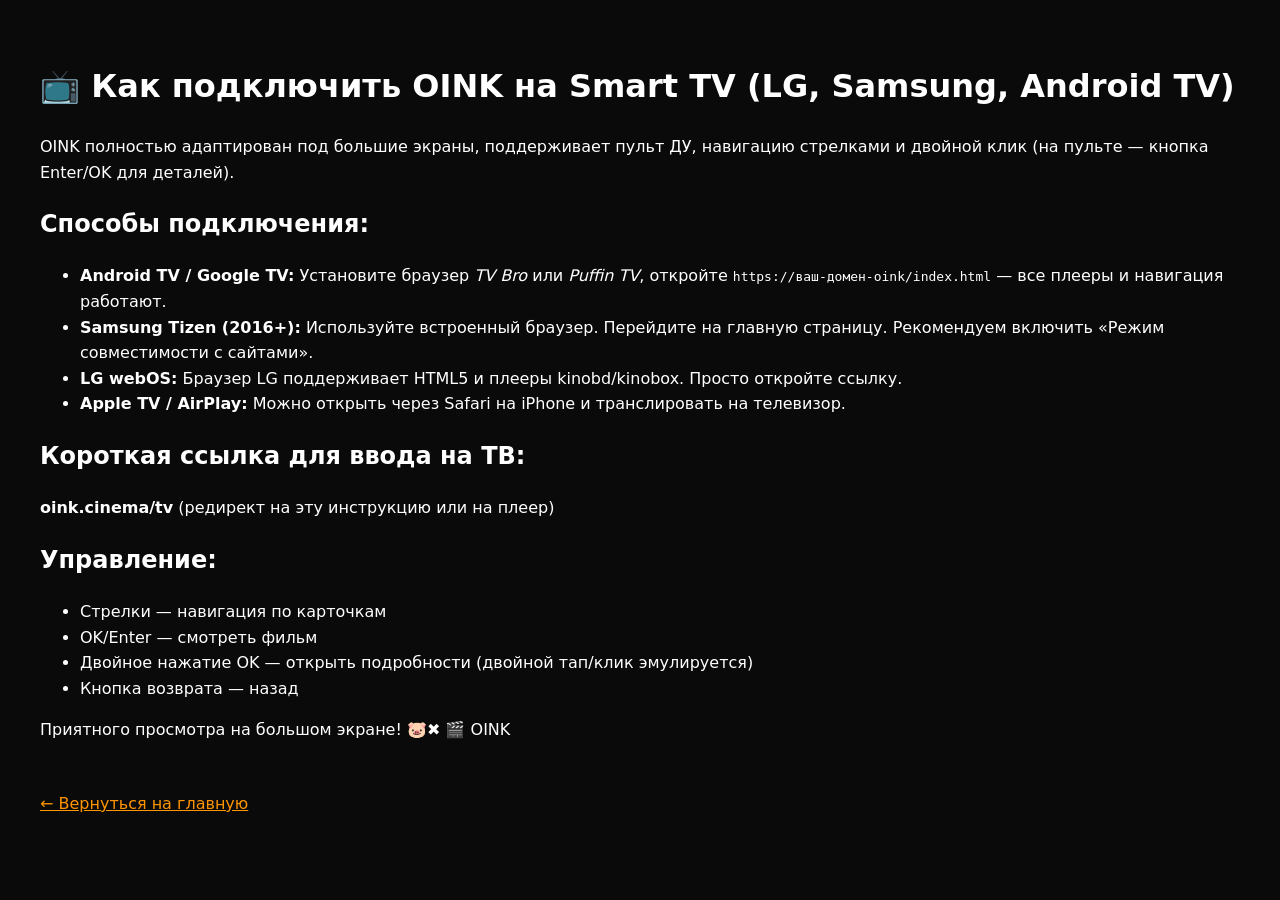
<file: public/kino/smarttv.html>
<!DOCTYPE html>
<html lang="ru">
<head>
    <meta charset="UTF-8">
    <title>OINK Smart TV подключение</title>
    <style>
        body { background:#0a0a0a; color:white; font-family: system-ui; padding:2rem; line-height:1.6; }
        a { color:#ff9500; }
        pre { background:#1e1e1e; padding:1rem; border-radius:12px; overflow-x:auto; }
    </style>
</head>
<body>
    <h1>📺 Как подключить OINK на Smart TV (LG, Samsung, Android TV)</h1>
    <p>OINK полностью адаптирован под большие экраны, поддерживает пульт ДУ, навигацию стрелками и двойной клик (на пульте — кнопка Enter/OK для деталей).</p>
    <h2>Способы подключения:</h2>
    <ul>
        <li><strong>Android TV / Google TV:</strong> Установите браузер <em>TV Bro</em> или <em>Puffin TV</em>, откройте <code>https://ваш-домен-oink/index.html</code> — все плееры и навигация работают.</li>
        <li><strong>Samsung Tizen (2016+):</strong> Используйте встроенный браузер. Перейдите на главную страницу. Рекомендуем включить «Режим совместимости с сайтами».</li>
        <li><strong>LG webOS:</strong> Браузер LG поддерживает HTML5 и плееры kinobd/kinobox. Просто откройте ссылку.</li>
        <li><strong>Apple TV / AirPlay:</strong> Можно открыть через Safari на iPhone и транслировать на телевизор.</li>
    </ul>
    <h2>Короткая ссылка для ввода на ТВ:</h2>
    <p><strong>oink.cinema/tv</strong> (редирект на эту инструкцию или на плеер)</p>
    <h2>Управление:</h2>
    <ul>
        <li>Стрелки — навигация по карточкам</li>
        <li>OK/Enter — смотреть фильм</li>
        <li>Двойное нажатие OK — открыть подробности (двойной тап/клик эмулируется)</li>
        <li>Кнопка возврата — назад</li>
    </ul>
    <p>Приятного просмотра на большом экране! 🐷✖️ 🎬 OINK</p>
    <a href="index.html" style="display:inline-block; margin-top:2rem;">← Вернуться на главную</a>
</body>
</html>
</file>
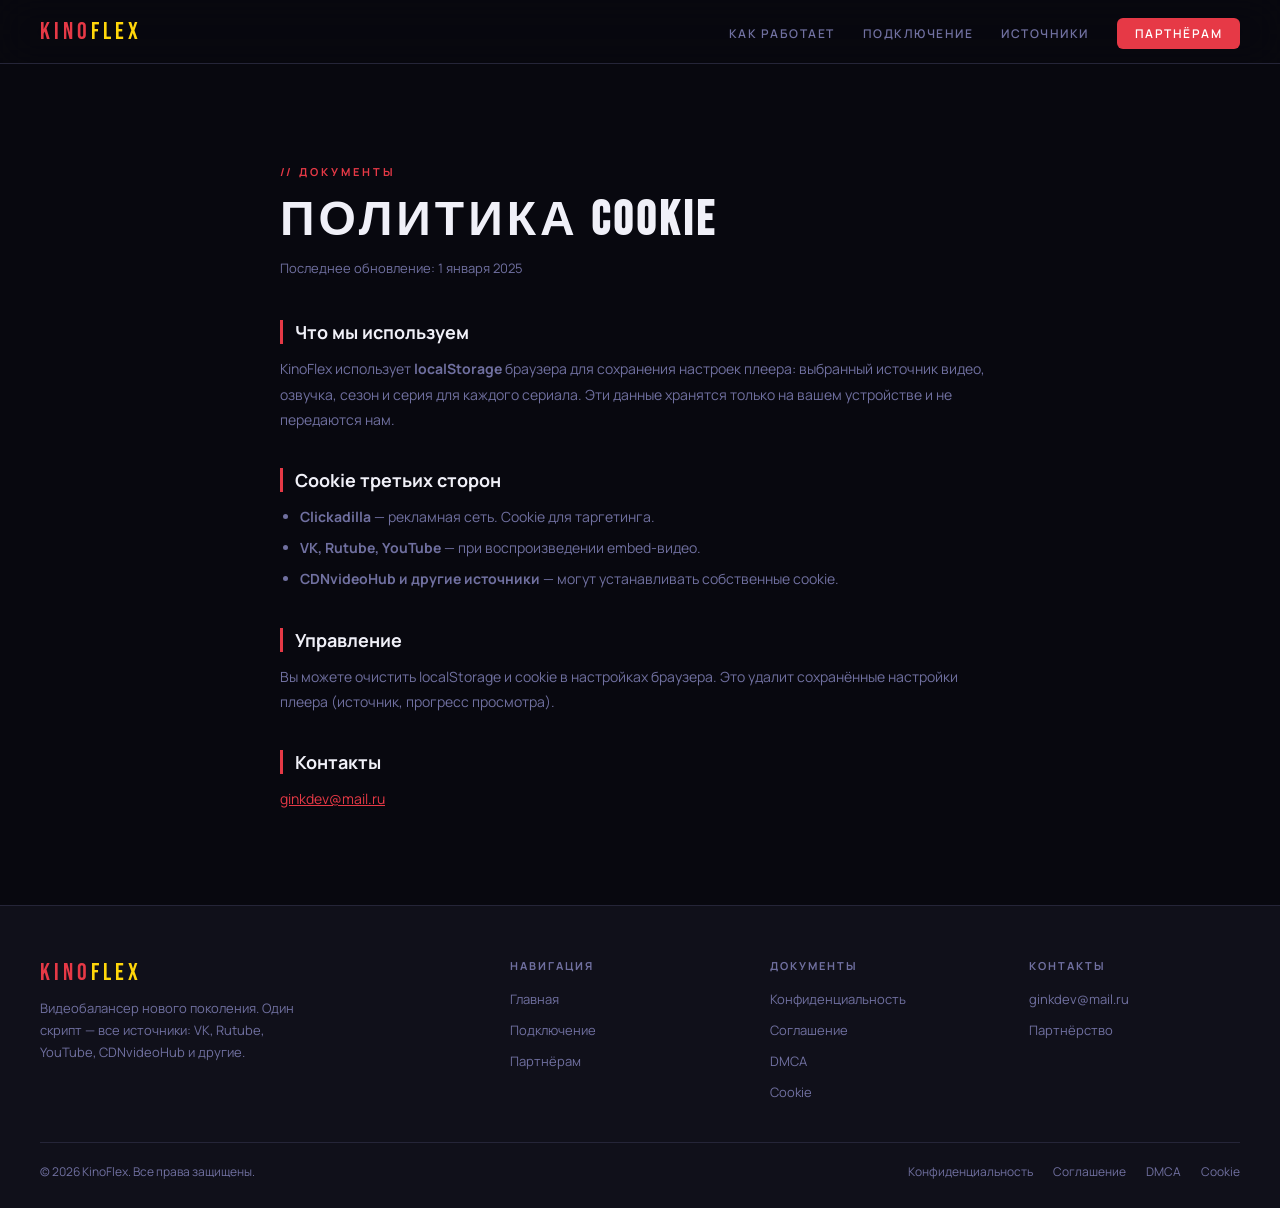
<file: public/kinoflex_v3/kf3/docs/cookies.html>
<!DOCTYPE html>
<html lang="ru">
<head><meta charset="UTF-8"><meta name="viewport" content="width=device-width, initial-scale=1.0"><title>KinoFlex — Политика Cookie</title><link rel="stylesheet" href="../assets/css/shared.css"><style>body{padding-top:64px}</style></head>
<body><nav class="kf-nav" id="kf-nav"></nav>
<div class="doc-wrap"><div class="s-tag">// документы</div><h1>ПОЛИТИКА COOKIE</h1><p class="upd">Последнее обновление: 1 января 2025</p>
<h2>Что мы используем</h2><p>KinoFlex использует <strong>localStorage</strong> браузера для сохранения настроек плеера: выбранный источник видео, озвучка, сезон и серия для каждого сериала. Эти данные хранятся только на вашем устройстве и не передаются нам.</p>
<h2>Cookie третьих сторон</h2><ul><li><strong>Clickadilla</strong> — рекламная сеть. Cookie для таргетинга.</li><li><strong>VK, Rutube, YouTube</strong> — при воспроизведении embed-видео.</li><li><strong>CDNvideoHub и другие источники</strong> — могут устанавливать собственные cookie.</li></ul>
<h2>Управление</h2><p>Вы можете очистить localStorage и cookie в настройках браузера. Это удалит сохранённые настройки плеера (источник, прогресс просмотра).</p>
<h2>Контакты</h2><p><a href="mailto:ginkdev@mail.ru">ginkdev@mail.ru</a></p></div>
<footer class="kf-foot" id="kf-foot"></footer>
<script src="../assets/js/ui.js"></script></body></html>
</file>
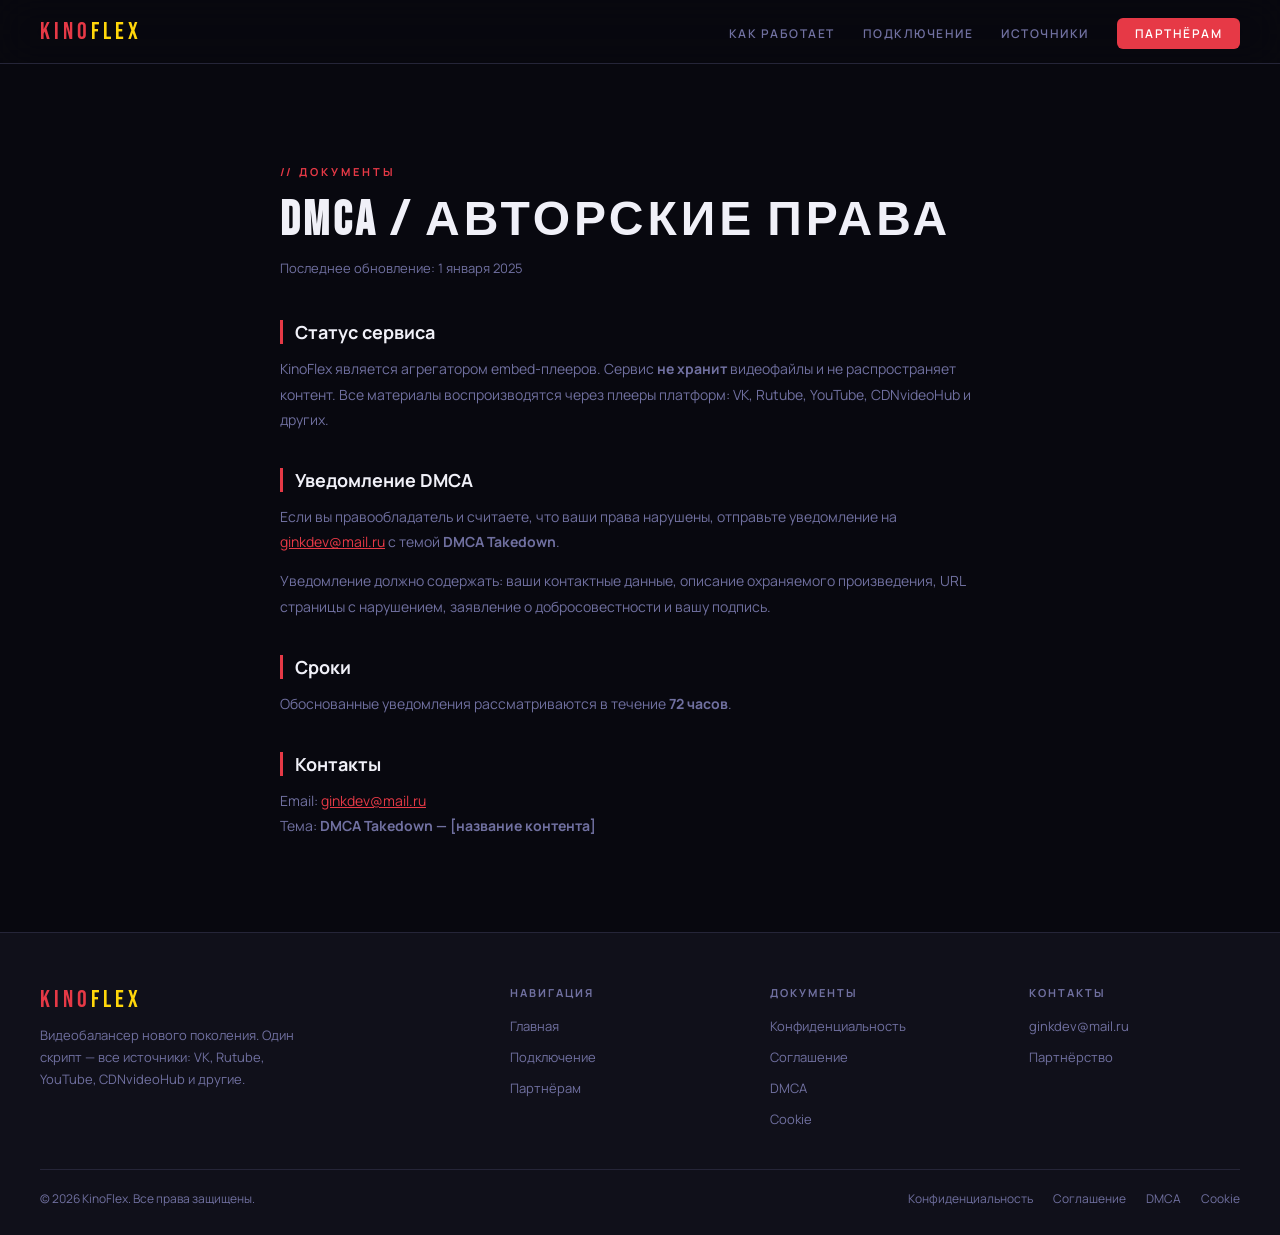
<file: public/kinoflex_v3/kf3/docs/dmca.html>
<!DOCTYPE html>
<html lang="ru">
<head><meta charset="UTF-8"><meta name="viewport" content="width=device-width, initial-scale=1.0"><title>KinoFlex — DMCA</title><link rel="stylesheet" href="../assets/css/shared.css"><style>body{padding-top:64px}</style></head>
<body><nav class="kf-nav" id="kf-nav"></nav>
<div class="doc-wrap"><div class="s-tag">// документы</div><h1>DMCA / АВТОРСКИЕ ПРАВА</h1><p class="upd">Последнее обновление: 1 января 2025</p>
<h2>Статус сервиса</h2><p>KinoFlex является агрегатором embed-плееров. Сервис <strong>не хранит</strong> видеофайлы и не распространяет контент. Все материалы воспроизводятся через плееры платформ: VK, Rutube, YouTube, CDNvideoHub и других.</p>
<h2>Уведомление DMCA</h2><p>Если вы правообладатель и считаете, что ваши права нарушены, отправьте уведомление на <a href="mailto:ginkdev@mail.ru">ginkdev@mail.ru</a> с темой <strong>DMCA Takedown</strong>.</p>
<p>Уведомление должно содержать: ваши контактные данные, описание охраняемого произведения, URL страницы с нарушением, заявление о добросовестности и вашу подпись.</p>
<h2>Сроки</h2><p>Обоснованные уведомления рассматриваются в течение <strong>72 часов</strong>.</p>
<h2>Контакты</h2><p>Email: <a href="mailto:ginkdev@mail.ru">ginkdev@mail.ru</a><br>Тема: <strong>DMCA Takedown — [название контента]</strong></p></div>
<footer class="kf-foot" id="kf-foot"></footer>
<script src="../assets/js/ui.js"></script></body></html>
</file>
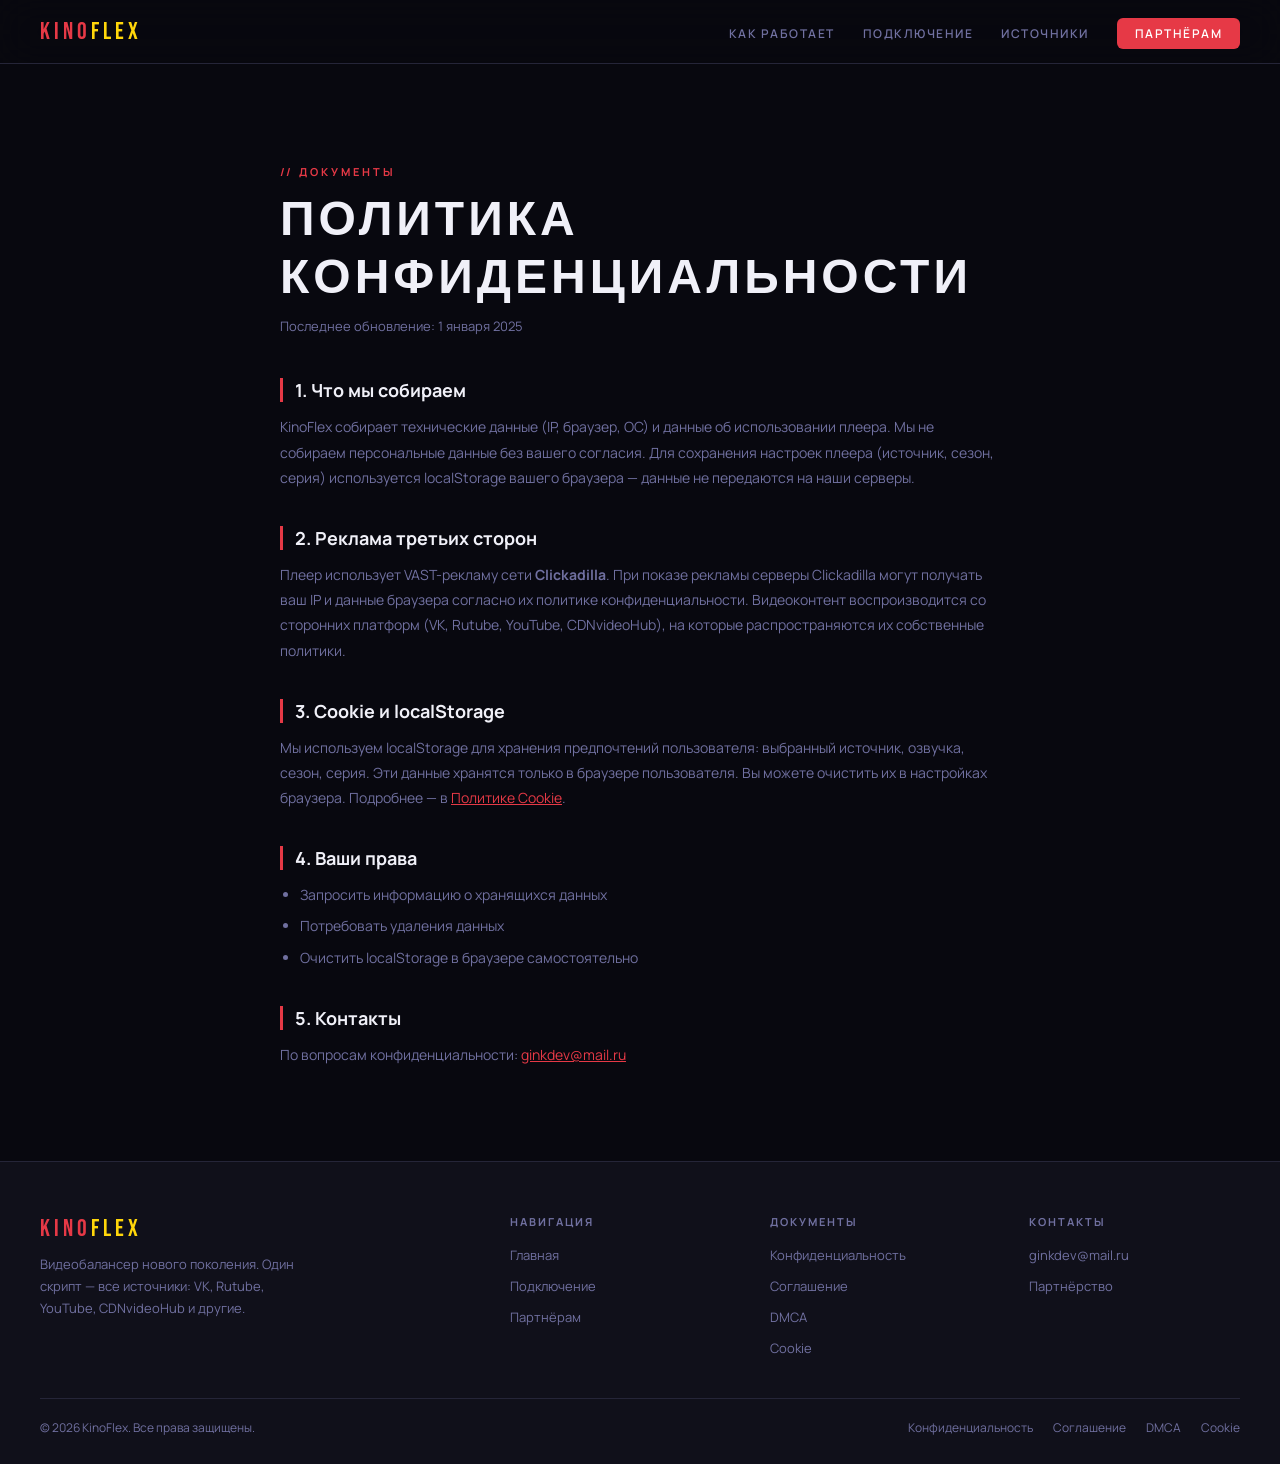
<file: public/kinoflex_v3/kf3/docs/privacy.html>
<!DOCTYPE html>
<html lang="ru">
<head><meta charset="UTF-8"><meta name="viewport" content="width=device-width, initial-scale=1.0"><title>KinoFlex — Политика конфиденциальности</title><link rel="stylesheet" href="../assets/css/shared.css"><style>body{padding-top:64px}</style></head>
<body><nav class="kf-nav" id="kf-nav"></nav>
<div class="doc-wrap"><div class="s-tag">// документы</div><h1>ПОЛИТИКА КОНФИДЕНЦИАЛЬНОСТИ</h1><p class="upd">Последнее обновление: 1 января 2025</p>
<h2>1. Что мы собираем</h2><p>KinoFlex собирает технические данные (IP, браузер, ОС) и данные об использовании плеера. Мы не собираем персональные данные без вашего согласия. Для сохранения настроек плеера (источник, сезон, серия) используется localStorage вашего браузера — данные не передаются на наши серверы.</p>
<h2>2. Реклама третьих сторон</h2><p>Плеер использует VAST-рекламу сети <strong>Clickadilla</strong>. При показе рекламы серверы Clickadilla могут получать ваш IP и данные браузера согласно их политике конфиденциальности. Видеоконтент воспроизводится со сторонних платформ (VK, Rutube, YouTube, CDNvideoHub), на которые распространяются их собственные политики.</p>
<h2>3. Cookie и localStorage</h2><p>Мы используем localStorage для хранения предпочтений пользователя: выбранный источник, озвучка, сезон, серия. Эти данные хранятся только в браузере пользователя. Вы можете очистить их в настройках браузера. Подробнее — в <a href="cookies.html">Политике Cookie</a>.</p>
<h2>4. Ваши права</h2><ul><li>Запросить информацию о хранящихся данных</li><li>Потребовать удаления данных</li><li>Очистить localStorage в браузере самостоятельно</li></ul>
<h2>5. Контакты</h2><p>По вопросам конфиденциальности: <a href="mailto:ginkdev@mail.ru">ginkdev@mail.ru</a></p></div>
<footer class="kf-foot" id="kf-foot"></footer>
<script src="../assets/js/ui.js"></script></body></html>
</file>
<file: public/kinoflex_v3/kf3/assets/css/shared.css>
@import url('https://fonts.googleapis.com/css2?family=Bebas+Neue&family=Manrope:wght@300;400;500;600;700;800&display=swap');

:root {
  --bg:    #08080f; --surf:  #10101a; --surf2: #181826;
  --brd:   #252538; --red:   #e63946; --red2:  #c1121f;
  --gold:  #ffd60a; --green: #4caf50; --muted: #7070a0; --txt:   #f0f0f8;
}
*, *::before, *::after { margin:0; padding:0; box-sizing:border-box; }
body { background:var(--bg); color:var(--txt); font-family:'Manrope',sans-serif; min-height:100vh; overflow-x:hidden; }

/* ── NAV ── */
.kf-nav {
  position:fixed; top:0; left:0; right:0; z-index:1000; height:64px;
  background:rgba(8,8,15,.88); backdrop-filter:blur(20px);
  border-bottom:1px solid var(--brd); padding:0 40px;
  display:flex; align-items:center; justify-content:space-between;
}
.kf-nav .logo { font-family:'Bebas Neue',sans-serif; font-size:24px; letter-spacing:4px; color:var(--red); text-decoration:none; }
.kf-nav .logo span { color:var(--gold); }
.kf-nav ul { display:flex; gap:28px; list-style:none; align-items:center; }
.kf-nav ul a { color:var(--muted); text-decoration:none; font-size:12px; font-weight:600; text-transform:uppercase; letter-spacing:1.5px; transition:color .2s; }
.kf-nav ul a:hover { color:var(--txt); }
.kf-nav ul a.cta { background:var(--red); color:#fff; padding:7px 18px; border-radius:6px; }
.kf-nav ul a.cta:hover { background:var(--red2); color:#fff; }

/* ── FOOTER ── */
.kf-foot { background:var(--surf); border-top:1px solid var(--brd); padding:52px 40px 28px; }
.kf-foot-grid { max-width:1200px; margin:0 auto; display:grid; grid-template-columns:2fr 1fr 1fr 1fr; gap:48px; margin-bottom:40px; }
.kf-foot .flogo { font-family:'Bebas Neue',sans-serif; font-size:24px; letter-spacing:4px; color:var(--red); display:block; margin-bottom:10px; }
.kf-foot .flogo span { color:var(--gold); }
.kf-foot .fdesc { color:var(--muted); font-size:13px; line-height:1.7; max-width:280px; }
.kf-foot h4 { font-size:11px; font-weight:700; text-transform:uppercase; letter-spacing:2px; color:var(--muted); margin-bottom:14px; }
.kf-foot ul { list-style:none; display:flex; flex-direction:column; gap:9px; }
.kf-foot ul a { color:var(--muted); text-decoration:none; font-size:13px; transition:color .2s; }
.kf-foot ul a:hover { color:var(--txt); }
.kf-foot-bot { max-width:1200px; margin:0 auto; border-top:1px solid var(--brd); padding-top:20px; display:flex; align-items:center; justify-content:space-between; flex-wrap:wrap; gap:12px; }
.kf-foot-bot .copy { color:var(--muted); font-size:12px; }
.kf-foot-bot .flinks { display:flex; gap:20px; }
.kf-foot-bot .flinks a { color:var(--muted); text-decoration:none; font-size:12px; }
.kf-foot-bot .flinks a:hover { color:var(--txt); }

/* ── BUTTONS ── */
.btn-r  { display:inline-flex; align-items:center; gap:8px; background:var(--red); color:#fff; padding:13px 30px; border-radius:7px; font-size:14px; font-weight:700; text-decoration:none; border:none; cursor:pointer; transition:all .2s; font-family:inherit; }
.btn-r:hover  { background:var(--red2); transform:translateY(-2px); }
.btn-o  { display:inline-flex; align-items:center; gap:8px; background:transparent; color:var(--txt); padding:13px 30px; border-radius:7px; font-size:14px; font-weight:700; text-decoration:none; border:1px solid var(--brd); cursor:pointer; transition:all .2s; font-family:inherit; }
.btn-o:hover  { border-color:var(--red); color:var(--red); }
.btn-g  { display:inline-flex; align-items:center; gap:8px; background:var(--gold); color:#000; padding:13px 30px; border-radius:7px; font-size:14px; font-weight:800; text-decoration:none; border:none; cursor:pointer; transition:all .2s; font-family:inherit; }
.btn-g:hover  { background:#e6c000; transform:translateY(-2px); }

/* ── HELPERS ── */
.s-tag   { font-size:11px; font-weight:700; text-transform:uppercase; letter-spacing:3px; color:var(--red); margin-bottom:12px; }
.s-title { font-family:'Bebas Neue',sans-serif; font-size:clamp(32px,5vw,60px); letter-spacing:4px; line-height:1; }
.s-sub   { color:var(--muted); font-size:15px; line-height:1.7; }
.section { padding:90px 40px; max-width:1200px; margin:0 auto; }

/* ── DOC PAGES ── */
.doc-wrap { max-width:800px; margin:0 auto; padding:100px 40px 80px; }
.doc-wrap h1 { font-family:'Bebas Neue',sans-serif; font-size:48px; letter-spacing:4px; margin-bottom:8px; }
.doc-wrap .upd { color:var(--muted); font-size:13px; margin-bottom:40px; }
.doc-wrap h2 { font-size:18px; font-weight:700; margin:36px 0 12px; border-left:3px solid var(--red); padding-left:12px; }
.doc-wrap p  { color:var(--muted); font-size:14px; line-height:1.8; margin-bottom:14px; }
.doc-wrap ul { color:var(--muted); font-size:14px; line-height:1.8; margin-bottom:14px; padding-left:20px; }
.doc-wrap ul li { margin-bottom:6px; }
.doc-wrap a  { color:var(--red); }

/* ── CODE BLOCK ── */
.code-block { background:var(--surf2); border:1px solid var(--brd); border-radius:10px; padding:20px; font-family:'Courier New',monospace; font-size:13px; color:#a8ff78; overflow-x:auto; margin:16px 0; white-space:pre; line-height:1.6; }
.code-block .c { color:var(--muted); }

::-webkit-scrollbar { width:5px; height:5px; }
::-webkit-scrollbar-track { background:var(--bg); }
::-webkit-scrollbar-thumb { background:var(--brd); border-radius:3px; }

@media(max-width:900px) {
  .kf-nav { padding:0 20px; }
  .kf-nav ul { display:none; }
  .kf-foot-grid { grid-template-columns:1fr 1fr; }
  .doc-wrap { padding:80px 20px 60px; }
  .section { padding:60px 20px; }
}
@media(max-width:600px) {
  .kf-foot-grid { grid-template-columns:1fr; gap:28px; }
  .kf-foot { padding:32px 20px 20px; }
}
</file>
